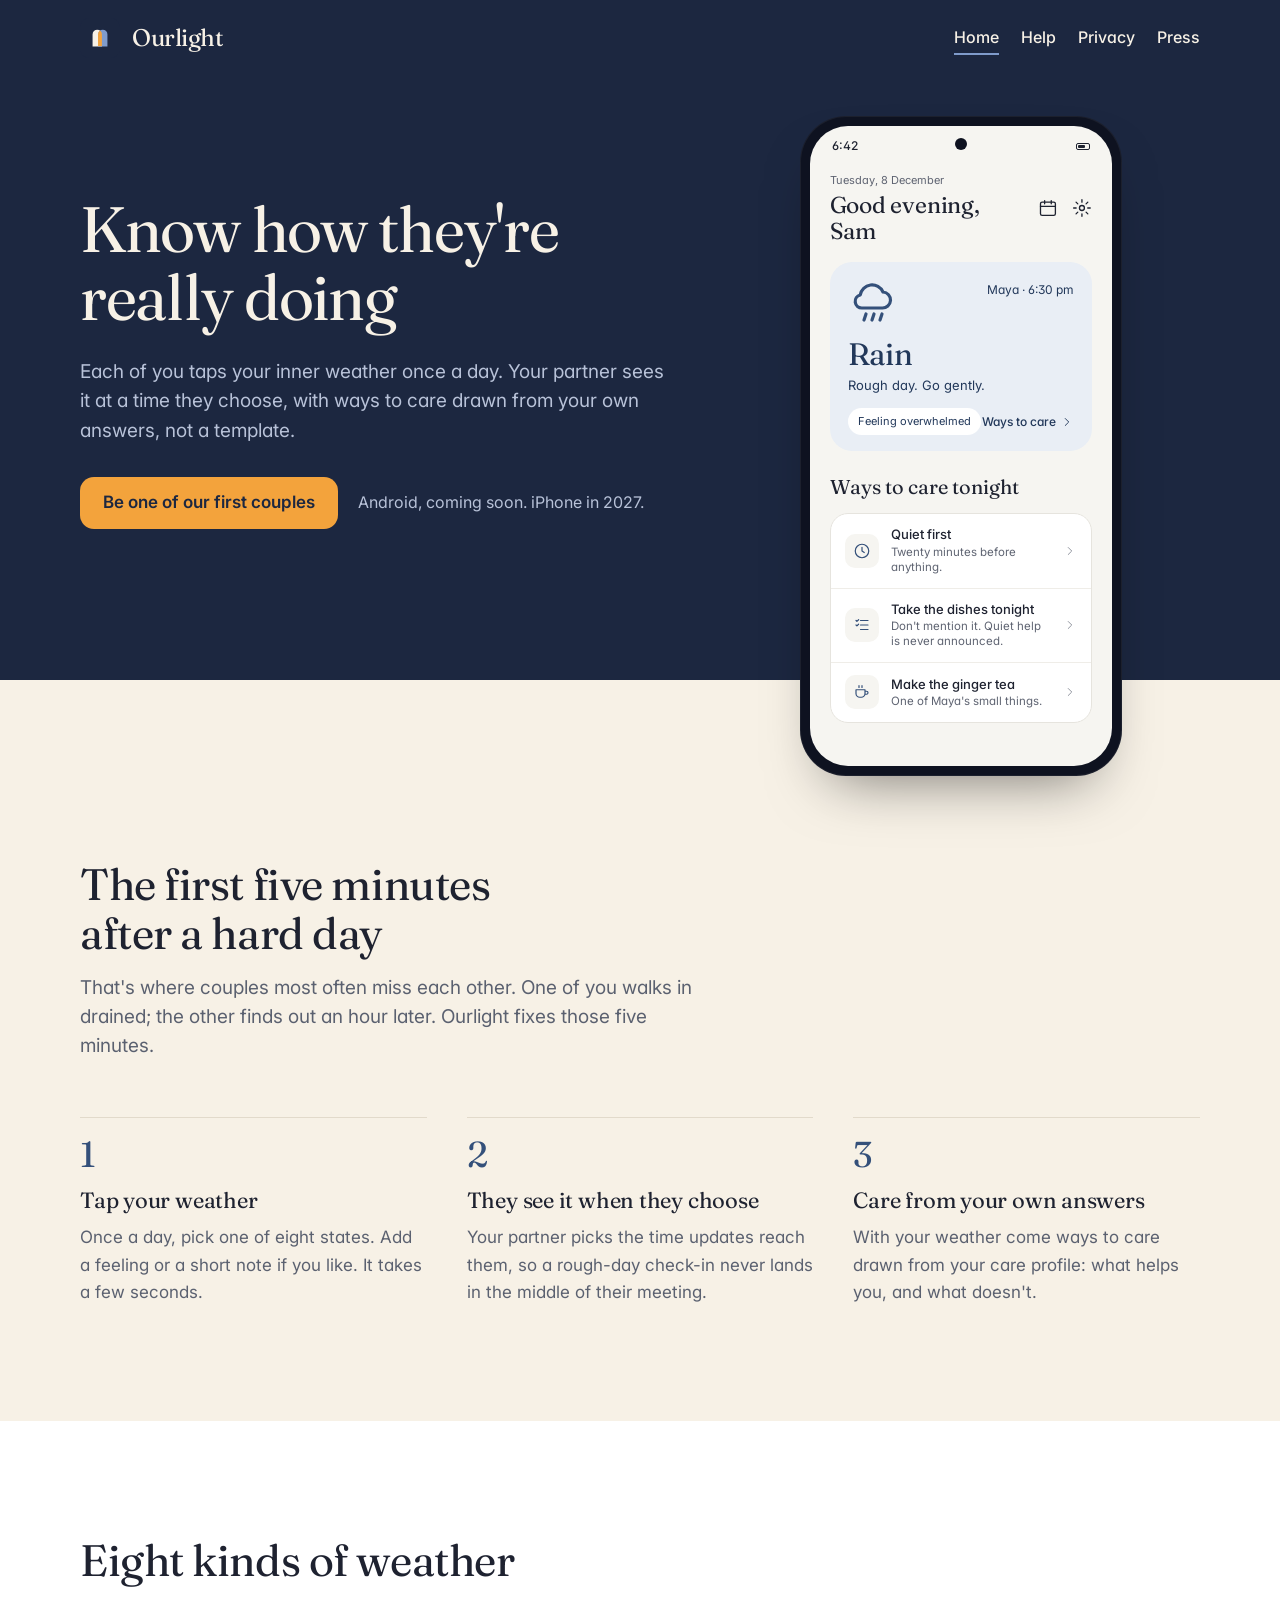
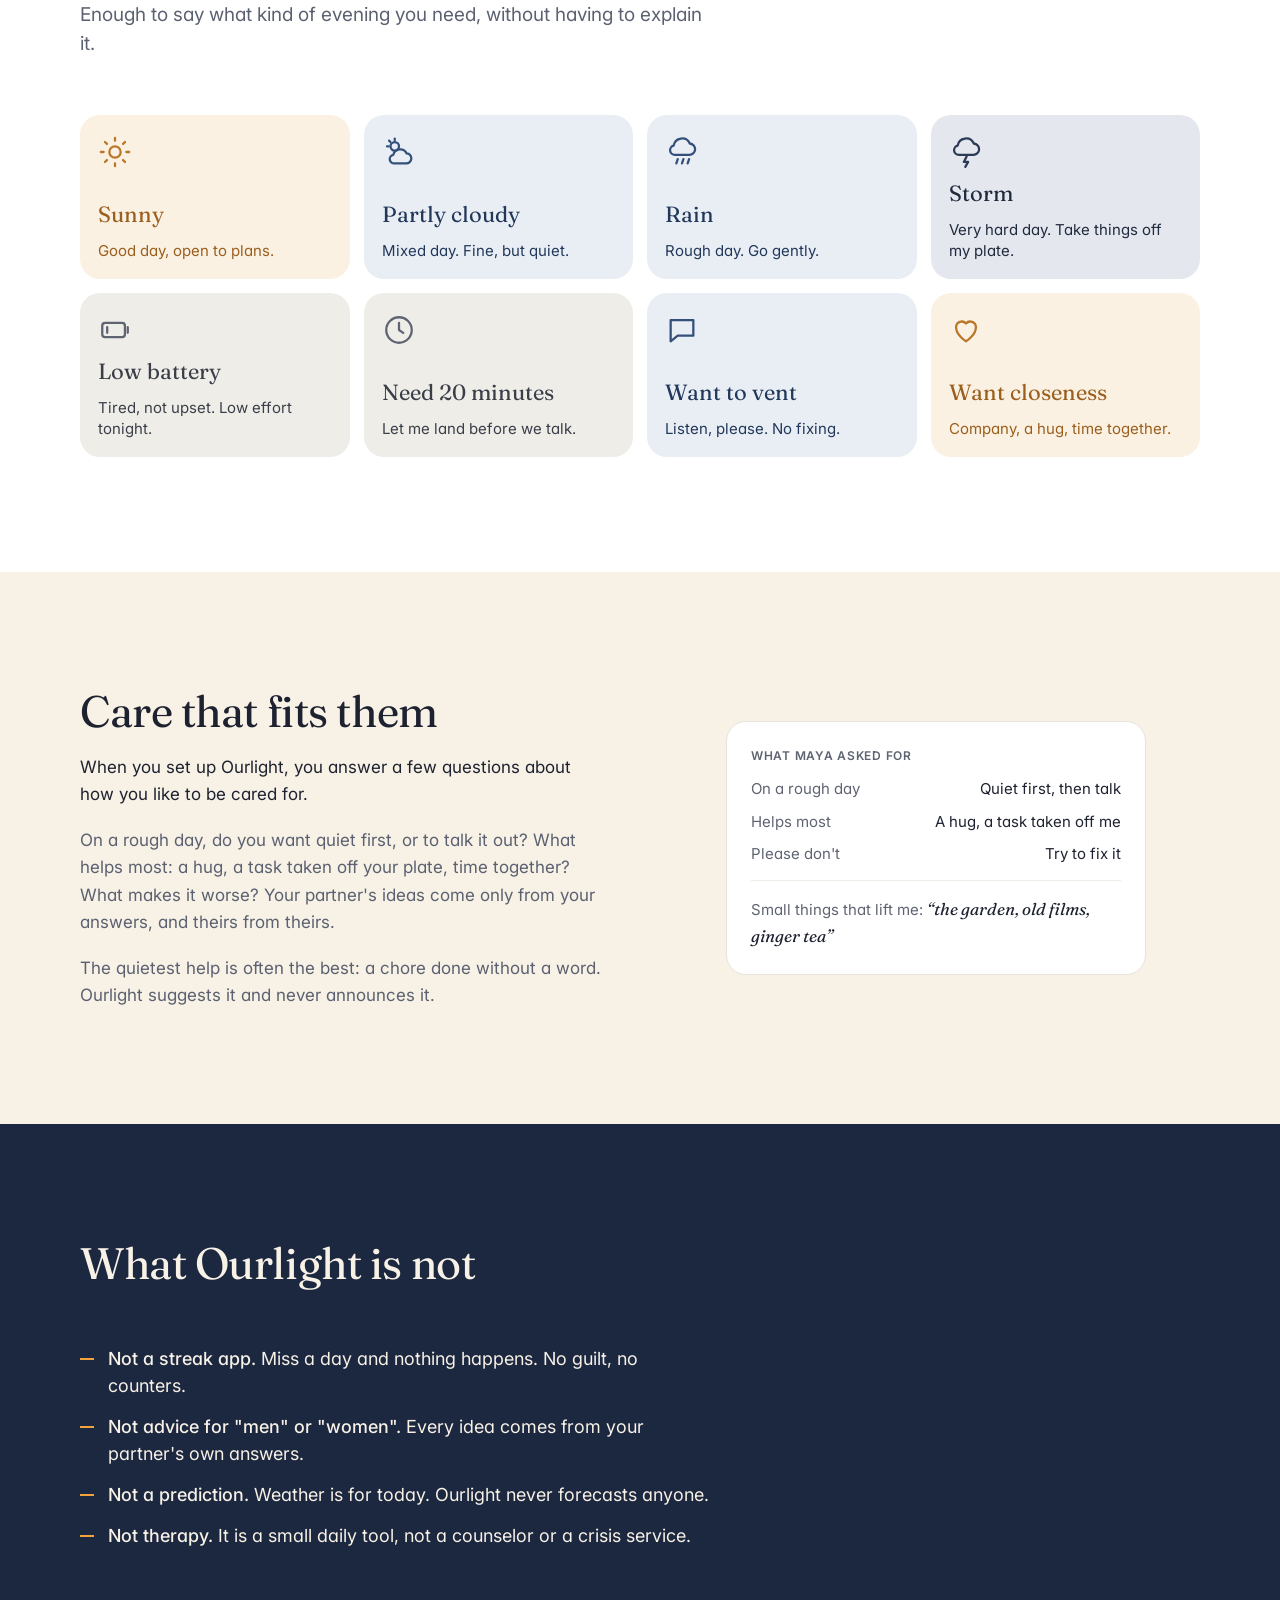
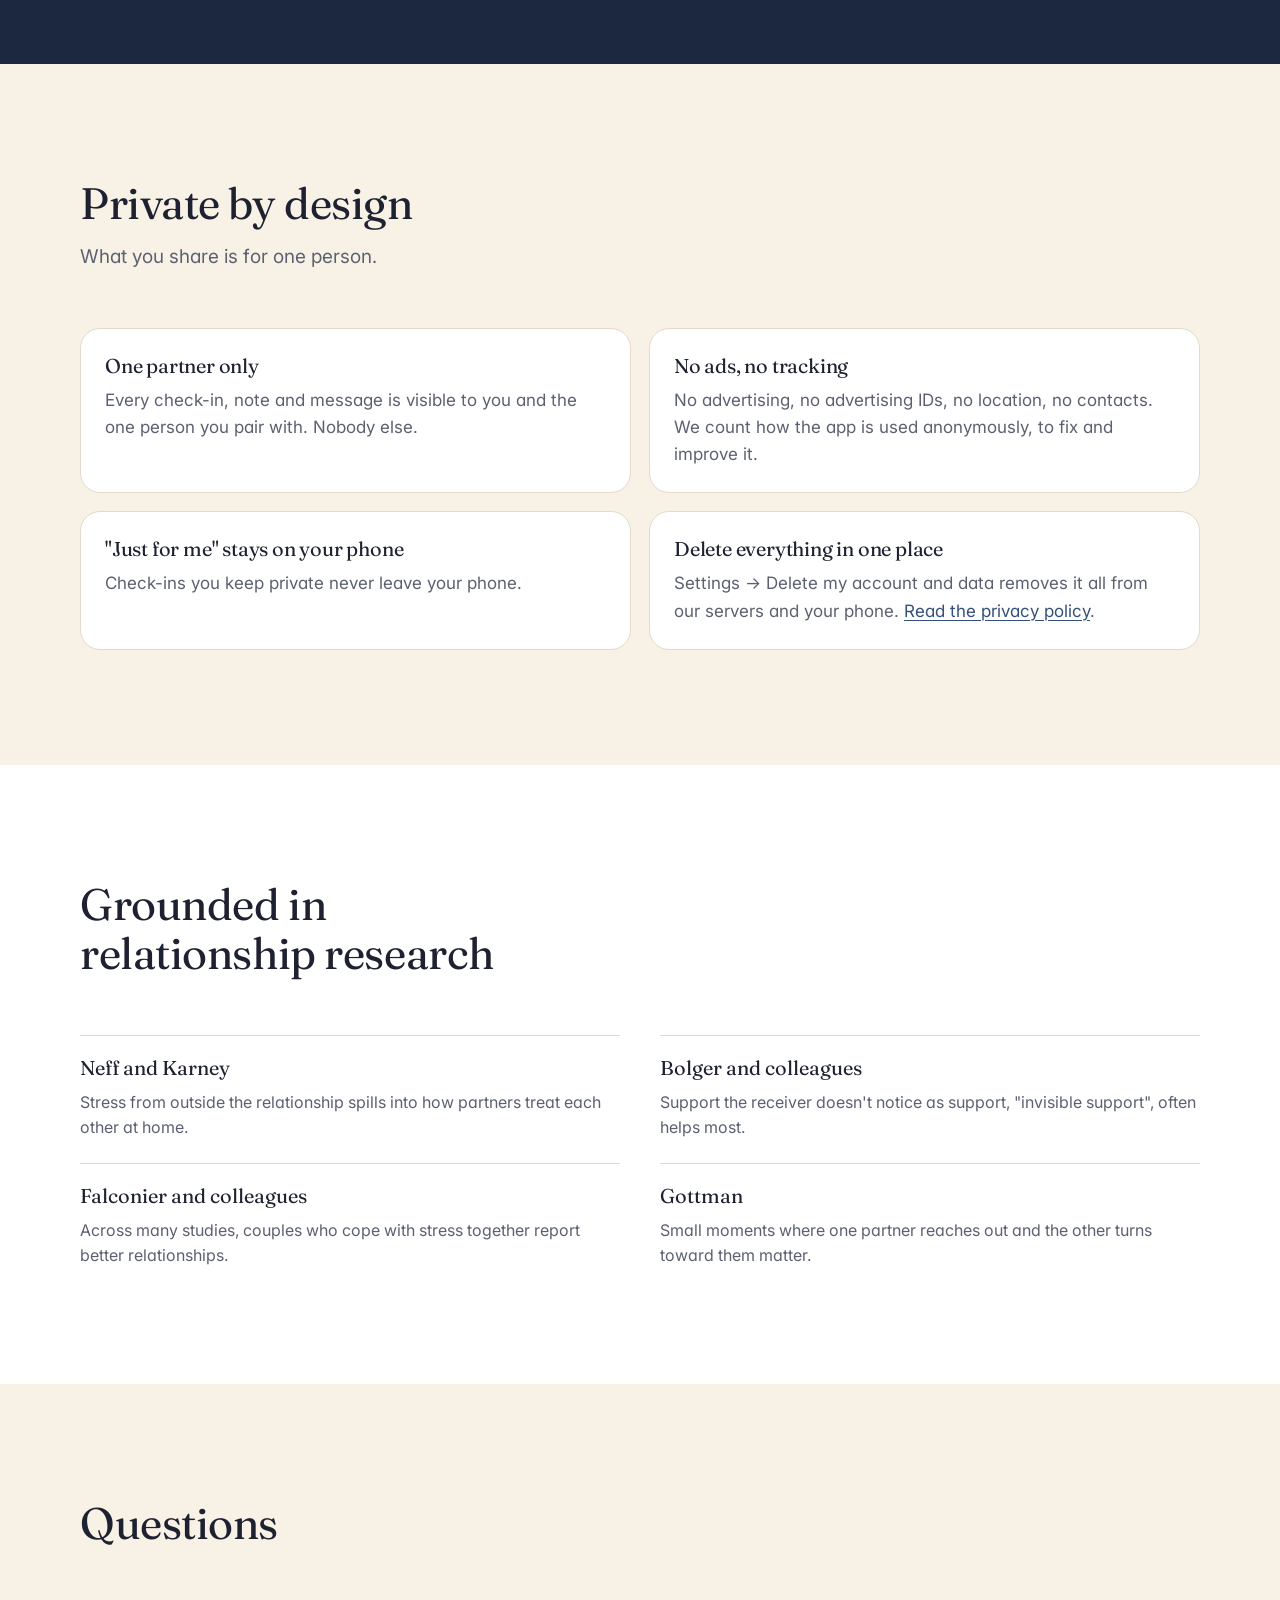
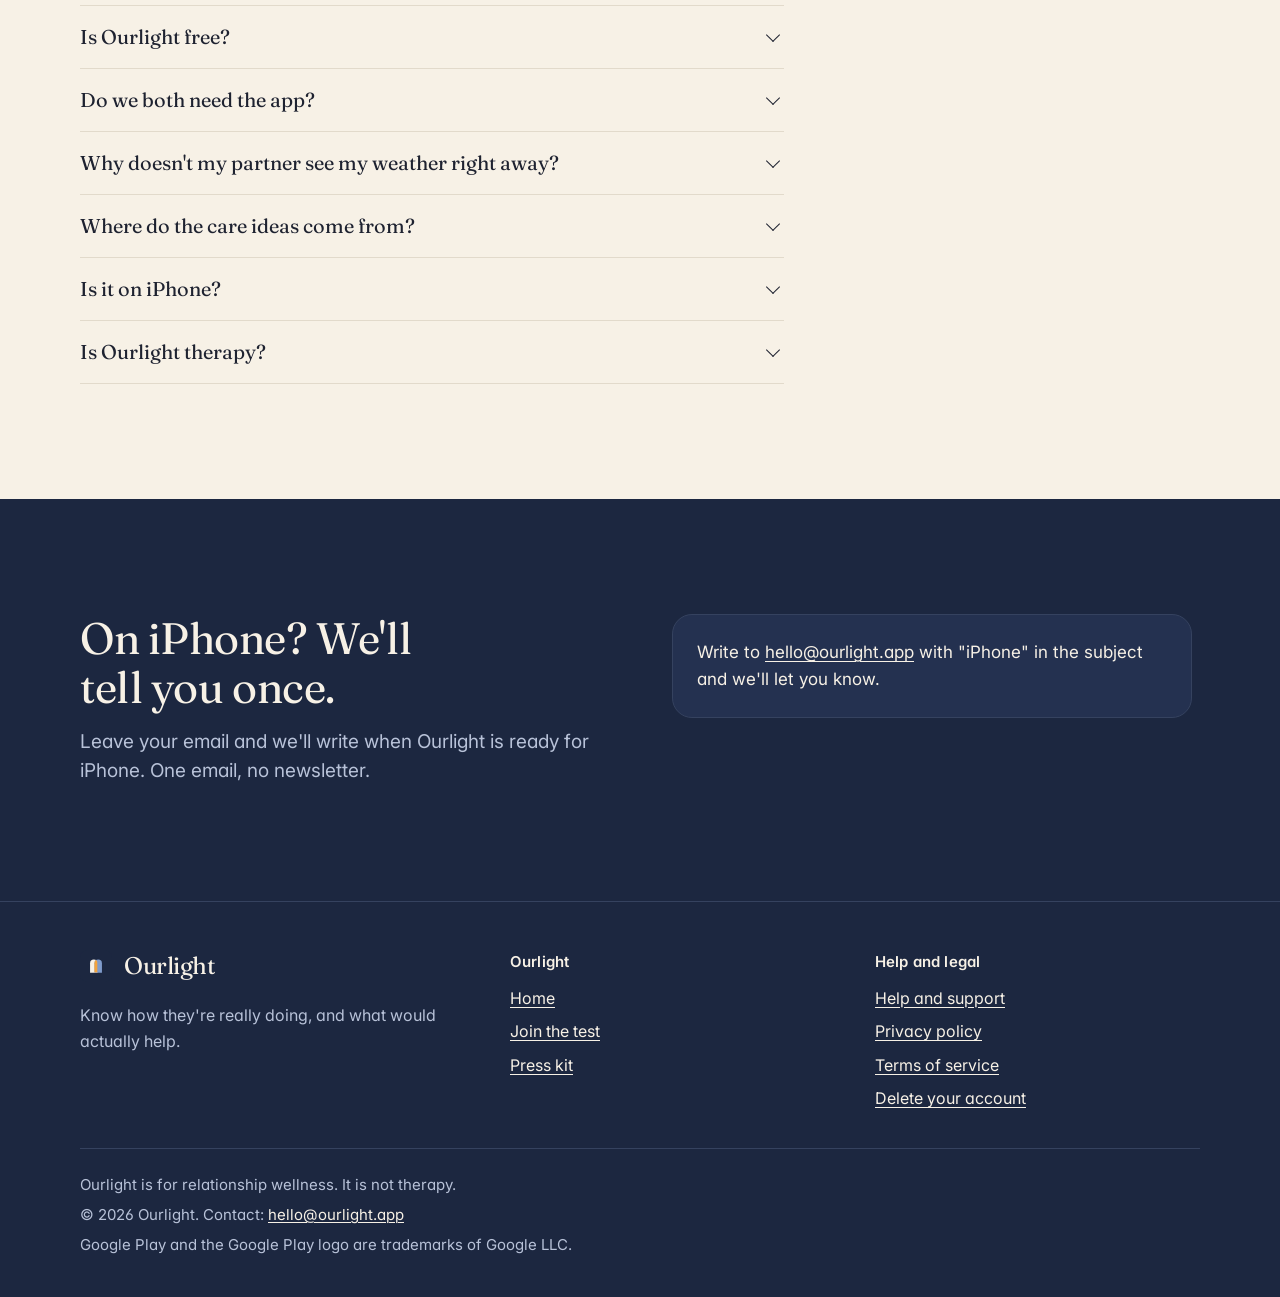
<file: index.html>
<!doctype html>
<html lang="en">
<head>
<meta charset="utf-8">
<meta name="viewport" content="width=device-width, initial-scale=1">
<title>Ourlight: Care for Couples</title>
<meta name="description" content="Know how your partner is really doing, and what would actually help. One tap a day. Care ideas from their own answers. No ads, no tracking.">
<link rel="canonical" href="https://ourlight.app/">
<meta name="theme-color" content="#1C2740">
<meta property="og:type" content="website">
<meta property="og:site_name" content="Ourlight">
<meta property="og:title" content="Ourlight: Care for Couples">
<meta property="og:description" content="Know how your partner is really doing, and what would actually help. One tap a day. Care ideas from their own answers. No ads, no tracking.">
<meta property="og:url" content="https://ourlight.app/">
<meta property="og:image" content="https://ourlight.app/assets/og/default.png">
<meta name="twitter:card" content="summary_large_image">
<meta name="p:domain_verify" content="3c52b616b5b9eb70b6d11464ff67fe67"/>
<link rel="icon" href="/favicon.png">
<link rel="apple-touch-icon" href="/apple-touch-icon.png">
<link rel="preconnect" href="https://fonts.googleapis.com">
<link rel="preconnect" href="https://fonts.gstatic.com" crossorigin>
<link rel="stylesheet" href="https://fonts.googleapis.com/css2?family=Fraunces:ital,opsz,wght@0,9..144,400;1,9..144,400&family=Inter:wght@400;500;600&display=swap">
<link rel="stylesheet" href="/assets/site.css">
</head>
<body>
<a class="skip-link" href="#main">Skip to content</a>
<header class="site-header on-navy" style="background:var(--navy)"><div class="wrap">
<a class="brand" href="/" aria-label="Ourlight home"><svg class="mark" viewBox="0 0 1024 1024" aria-hidden="true"><rect width="1024" height="1024" fill="#1C2740"/><defs><clipPath id="m1"><path d="M322 730 V420 A120 120 0 0 1 562 420 V730 Z"/></clipPath></defs><path d="M322 730 V420 A120 120 0 0 1 562 420 V730 Z" fill="#F7F1E6"/><path d="M462 730 V420 A120 120 0 0 1 702 420 V730 Z" fill="#7F9BCB"/><path d="M462 730 V420 A120 120 0 0 1 702 420 V730 Z" fill="#F3A33C" clip-path="url(#m1)"/></svg><span class="word">Ourlight</span></a>
<nav aria-label="Main"><ul class="nav"><li><a href="/" aria-current="page">Home</a></li><li><a href="/support">Help</a></li><li><a href="/privacy">Privacy</a></li><li><a href="/press">Press</a></li></ul></nav>
</div></header>
<main id="main">
<section class="hero"><div class="wrap grid">
<div class="hero-copy">
<h1>Know how they're really doing</h1>
<p class="lede">Each of you taps your inner weather once a day. Your partner sees it at a time they choose, with ways to care drawn from your own answers, not a template.</p>
<div class="hero-actions">
<a class="btn btn-amber" href="/testers">Be one of our first couples</a>
<p class="hero-note">Android, coming soon. iPhone in 2027.</p>
</div>
</div>
<div class="hero-phone"><div class="phone" role="img" aria-label="The Ourlight home screen showing Maya's weather: Rain, rough day, go gently, with three ways to care tonight">
<div class="screen">
<div class="status"><span>6:42</span><span class="cam"></span><span class="sig"><i></i></span></div>
<div class="content">
<div class="top"><div><p class="date">Tuesday, 8 December</p><p class="greet">Good evening, Sam</p></div><div class="icons"><svg viewBox="0 0 24 24" fill="none" stroke="currentColor" stroke-width="1.6" stroke-linecap="round" stroke-linejoin="round" aria-hidden="true"><rect x="3" y="5" width="18" height="16" rx="2"/><path d="M3 10h18M8 3v4M16 3v4"/></svg><svg viewBox="0 0 24 24" fill="none" stroke="currentColor" stroke-width="1.6" stroke-linecap="round" stroke-linejoin="round" aria-hidden="true"><circle cx="12" cy="12" r="3"/><path d="M12 2v3M12 19v3M4.9 4.9l2.1 2.1M17 17l2.1 2.1M2 12h3M19 12h3M4.9 19.1L7 17M17 7l2.1-2.1"/></svg></div></div>
<div class="wcard">
<div class="row"><svg class="big" viewBox="0 0 24 24" fill="none" stroke="currentColor" stroke-width="1.6" stroke-linecap="round" stroke-linejoin="round" aria-hidden="true"><path d="M7 14h10a4 4 0 0 0 .5-8 6 6 0 0 0-11.4 1.5A3.3 3.3 0 0 0 7 14z"/><path d="M9 17l-1 3M13 17l-1 3M17 17l-1 3"/></svg><span class="who">Maya &middot; 6:30 pm</span></div>
<div><div class="label">Rain</div><div class="meaning">Rough day. Go gently.</div></div>
<div class="foot"><span class="pill">Feeling overwhelmed</span><span class="ways">Ways to care <svg viewBox="0 0 24 24" fill="none" stroke="currentColor" stroke-width="1.6" stroke-linecap="round" stroke-linejoin="round" aria-hidden="true"><path d="M9 6l6 6-6 6"/></svg></span></div>
</div>
<h4>Ways to care tonight</h4>
<div class="list">
<div class="idea"><span class="tile"><svg viewBox="0 0 24 24" fill="none" stroke="currentColor" stroke-width="1.6" stroke-linecap="round" stroke-linejoin="round" aria-hidden="true"><circle cx="12" cy="12" r="9"/><path d="M12 7v5l3 2"/></svg></span><div><div class="t">Quiet first</div><div class="d">Twenty minutes before anything.</div></div><svg class="chev" viewBox="0 0 24 24" fill="none" stroke="currentColor" stroke-width="1.6" stroke-linecap="round" stroke-linejoin="round" aria-hidden="true"><path d="M9 6l6 6-6 6"/></svg></div>
<div class="idea"><span class="tile"><svg viewBox="0 0 24 24" fill="none" stroke="currentColor" stroke-width="1.6" stroke-linecap="round" stroke-linejoin="round" aria-hidden="true"><path d="M10 6h10M10 12h10M10 18h10M4 6l1.2 1.2L7.5 5M4 12l1.2 1.2L7.5 11"/></svg></span><div><div class="t">Take the dishes tonight</div><div class="d">Don't mention it. Quiet help is never announced.</div></div><svg class="chev" viewBox="0 0 24 24" fill="none" stroke="currentColor" stroke-width="1.6" stroke-linecap="round" stroke-linejoin="round" aria-hidden="true"><path d="M9 6l6 6-6 6"/></svg></div>
<div class="idea"><span class="tile"><svg viewBox="0 0 24 24" fill="none" stroke="currentColor" stroke-width="1.6" stroke-linecap="round" stroke-linejoin="round" aria-hidden="true"><path d="M4 9h12v5a5 5 0 0 1-5 5H9a5 5 0 0 1-5-5zM16 11h2a2 2 0 0 1 0 4h-2M8 3.5v2.5M12 3.5v2.5"/></svg></span><div><div class="t">Make the ginger tea</div><div class="d">One of Maya's small things.</div></div><svg class="chev" viewBox="0 0 24 24" fill="none" stroke="currentColor" stroke-width="1.6" stroke-linecap="round" stroke-linejoin="round" aria-hidden="true"><path d="M9 6l6 6-6 6"/></svg></div>
</div>
</div></div></div></div>
</div></section>

<section class="section index-first"><div class="wrap">
<div class="section-head"><h2>The first five minutes after a hard day</h2><p class="lede">That's where couples most often miss each other. One of you walks in drained; the other finds out an hour later. Ourlight fixes those five minutes.</p></div>
<ol class="steps" style="list-style:none;padding:0;margin:0">
<li class="step"><h3>Tap your weather</h3><p>Once a day, pick one of eight states. Add a feeling or a short note if you like. It takes a few seconds.</p></li>
<li class="step"><h3>They see it when they choose</h3><p>Your partner picks the time updates reach them, so a rough-day check-in never lands in the middle of their meeting.</p></li>
<li class="step"><h3>Care from your own answers</h3><p>With your weather come ways to care drawn from your care profile: what helps you, and what doesn't.</p></li>
</ol>
</div></section>

<section class="section band"><div class="wrap">
<div class="section-head"><h2>Eight kinds of weather</h2><p class="lede">Enough to say what kind of evening you need, without having to explain it.</p></div>
<ul class="states"><li class="state sunny"><svg class="wi" viewBox="0 0 24 24" fill="none" stroke="currentColor" stroke-width="1.6" stroke-linecap="round" stroke-linejoin="round" aria-hidden="true"><circle cx="12" cy="12" r="4"/><path d="M12 2v2M12 20v2M4.9 4.9l1.4 1.4M17.7 17.7l1.4 1.4M2 12h2M20 12h2M4.9 19.1l1.4-1.4M17.7 6.3l1.4-1.4"/></svg><span class="label">Sunny</span><p class="meaning">Good day, open to plans.</p></li><li class="state partly"><svg class="wi" viewBox="0 0 24 24" fill="none" stroke="currentColor" stroke-width="1.6" stroke-linecap="round" stroke-linejoin="round" aria-hidden="true"><circle cx="9" cy="8" r="3"/><path d="M9 2.5v1.2M3.5 8h1.2M5 4l.9.9"/><path d="M9 20h8a3.5 3.5 0 0 0 .4-7 5 5 0 0 0-9.4 1A3 3 0 0 0 9 20z"/></svg><span class="label">Partly cloudy</span><p class="meaning">Mixed day. Fine, but quiet.</p></li><li class="state rain"><svg class="wi" viewBox="0 0 24 24" fill="none" stroke="currentColor" stroke-width="1.6" stroke-linecap="round" stroke-linejoin="round" aria-hidden="true"><path d="M7 14h10a4 4 0 0 0 .5-8 6 6 0 0 0-11.4 1.5A3.3 3.3 0 0 0 7 14z"/><path d="M9 17l-1 3M13 17l-1 3M17 17l-1 3"/></svg><span class="label">Rain</span><p class="meaning">Rough day. Go gently.</p></li><li class="state storm"><svg class="wi" viewBox="0 0 24 24" fill="none" stroke="currentColor" stroke-width="1.6" stroke-linecap="round" stroke-linejoin="round" aria-hidden="true"><path d="M7 14h10a4 4 0 0 0 .5-8 6 6 0 0 0-11.4 1.5A3.3 3.3 0 0 0 7 14z"/><path d="M12.5 15l-2 4h3l-2 3.5"/></svg><span class="label">Storm</span><p class="meaning">Very hard day. Take things off my plate.</p></li><li class="state battery"><svg class="wi" viewBox="0 0 24 24" fill="none" stroke="currentColor" stroke-width="1.6" stroke-linecap="round" stroke-linejoin="round" aria-hidden="true"><rect x="3" y="7" width="16" height="10" rx="2"/><path d="M21 10v4M6.5 10v4"/></svg><span class="label">Low battery</span><p class="meaning">Tired, not upset. Low effort tonight.</p></li><li class="state space"><svg class="wi" viewBox="0 0 24 24" fill="none" stroke="currentColor" stroke-width="1.6" stroke-linecap="round" stroke-linejoin="round" aria-hidden="true"><circle cx="12" cy="12" r="9"/><path d="M12 12l3 2M12 12V7"/></svg><span class="label">Need 20 minutes</span><p class="meaning">Let me land before we talk.</p></li><li class="state vent"><svg class="wi" viewBox="0 0 24 24" fill="none" stroke="currentColor" stroke-width="1.6" stroke-linecap="round" stroke-linejoin="round" aria-hidden="true"><path d="M4 5h16v11H9l-5 4z"/></svg><span class="label">Want to vent</span><p class="meaning">Listen, please. No fixing.</p></li><li class="state closeness"><svg class="wi" viewBox="0 0 24 24" fill="none" stroke="currentColor" stroke-width="1.6" stroke-linecap="round" stroke-linejoin="round" aria-hidden="true"><path d="M12 20s-7-4.4-7-10a4 4 0 0 1 7-2.6A4 4 0 0 1 19 10c0 5.6-7 10-7 10z"/></svg><span class="label">Want closeness</span><p class="meaning">Company, a hug, time together.</p></li></ul>
</div></section>

<section class="section"><div class="wrap split">
<div class="text">
<h2>Care that fits them</h2>
<p class="strong" style="margin-top:18px">When you set up Ourlight, you answer a few questions about how you like to be cared for.</p>
<p>On a rough day, do you want quiet first, or to talk it out? What helps most: a hug, a task taken off your plate, time together? What makes it worse? Your partner's ideas come only from your answers, and theirs from theirs.</p>
<p>The quietest help is often the best: a chore done without a word. Ourlight suggests it and never announces it.</p>
</div>
<div class="profile-card" aria-label="Example care profile">
<div class="eyebrow">What Maya asked for</div>
<dl>
<div class="r"><dt>On a rough day</dt><dd>Quiet first, then talk</dd></div>
<div class="r"><dt>Helps most</dt><dd>A hug, a task taken off me</dd></div>
<div class="r"><dt>Please don't</dt><dd>Try to fix it</dd></div>
</dl>
<div class="lift">Small things that lift me: <q>the garden, old films, ginger tea</q></div>
</div>
</div></section>

<section class="section band-navy"><div class="wrap">
<div class="section-head"><h2>What Ourlight is not</h2></div>
<ul class="plain">
<li><b>Not a streak app.</b> Miss a day and nothing happens. No guilt, no counters.</li>
<li><b>Not advice for "men" or "women".</b> Every idea comes from your partner's own answers.</li>
<li><b>Not a prediction.</b> Weather is for today. Ourlight never forecasts anyone.</li>
<li><b>Not therapy.</b> It is a small daily tool, not a counselor or a crisis service.</li>
</ul>
</div></section>

<section class="section"><div class="wrap">
<div class="section-head"><h2>Private by design</h2><p class="lede">What you share is for one person.</p></div>
<div class="tiles">
<div class="tile-card"><h3>One partner only</h3><p>Every check-in, note and message is visible to you and the one person you pair with. Nobody else.</p></div>
<div class="tile-card"><h3>No ads, no tracking</h3><p>No advertising, no advertising IDs, no location, no contacts. We count how the app is used anonymously, to fix and improve it.</p></div>
<div class="tile-card"><h3>"Just for me" stays on your phone</h3><p>Check-ins you keep private never leave your phone.</p></div>
<div class="tile-card"><h3>Delete everything in one place</h3><p>Settings &rarr; Delete my account and data removes it all from our servers and your phone. <a href="/privacy">Read the privacy policy</a>.</p></div>
</div>
</div></section>

<section class="section band"><div class="wrap">
<div class="section-head"><h2>Grounded in relationship research</h2></div>
<ul class="cites">
<li><span class="who">Neff and Karney</span><p>Stress from outside the relationship spills into how partners treat each other at home.</p></li>
<li><span class="who">Bolger and colleagues</span><p>Support the receiver doesn't notice as support, "invisible support", often helps most.</p></li>
<li><span class="who">Falconier and colleagues</span><p>Across many studies, couples who cope with stress together report better relationships.</p></li>
<li><span class="who">Gottman</span><p>Small moments where one partner reaches out and the other turns toward them matter.</p></li>
</ul>
</div></section>

<section class="section"><div class="wrap">
<div class="section-head"><h2>Questions</h2></div>
<div class="faq"><details><summary>Is Ourlight free?</summary><div class="a"><p>Yes. The daily check-in, delivery at your chosen time and care ideas are free for both of you. A paid plan with extras will come later; the daily core stays free.</p></div></details><details><summary>Do we both need the app?</summary><div class="a"><p>Yes. Ourlight works between two people. One of you invites the other by email or with a six-character code, and the two phones pair.</p></div></details><details><summary>Why doesn't my partner see my weather right away?</summary><div class="a"><p>Each person chooses when updates reach them, so a hard-day check-in doesn't land in the middle of their meeting. They see it at the time they set, ready to respond.</p></div></details><details><summary>Where do the care ideas come from?</summary><div class="a"><p>From your partner's own answers: how they like to be cared for on a rough day, what helps and what doesn't. Nothing is based on gender, and nothing is a prediction.</p></div></details><details><summary>Is it on iPhone?</summary><div class="a"><p>Not yet. Ourlight is on Android first. Leave your email below and we will tell you once when the iPhone version is ready.</p></div></details><details><summary>Is Ourlight therapy?</summary><div class="a"><p>No. It is a small daily tool for couples. If you feel unsafe or are in crisis, contact local emergency services or a helpline in your country.</p></div></details></div>
</div></section>

<section class="section band-navy waitlist" id="waitlist"><div class="wrap">
<div><h2>On iPhone? We'll tell you once.</h2><p class="lede" style="margin-top:14px">Leave your email and we'll write when Ourlight is ready for iPhone. One email, no newsletter.</p></div>
<div>
<form class="form" id="waitlist-form" hidden novalidate>
<label for="wl-email">Email</label>
<div class="row"><input id="wl-email" name="email" type="email" autocomplete="email" required placeholder="you@example.com"><button class="btn btn-amber" type="submit">Notify me</button></div>
<div class="hp" aria-hidden="true"><input tabindex="-1" autocomplete="off" name="website"></div>
<p class="status" data-status role="status" aria-live="polite"></p>
</form>
<div class="panel" data-fallback><p>Write to <a data-email="iPhone" href="mailto:hello@ourlight.app?subject=iPhone">hello@ourlight.app</a> with "iPhone" in the subject and we'll let you know.</p></div>
</div>
</div></section>
</main>
<script type="application/ld+json">{"@context":"https://schema.org","@type":"SoftwareApplication","name":"Ourlight","applicationCategory":"LifestyleApplication","operatingSystem":"Android","url":"https://ourlight.app","offers":{"@type":"Offer","price":"0","priceCurrency":"USD"},"description":"A couples app: each partner taps their daily inner weather; the other sees it at a chosen time, with care ideas from their own answers."}</script>
<footer class="site-footer"><div class="wrap">
<div class="cols">
<div><a class="brand" href="/" aria-label="Ourlight home"><svg class="mark sm" viewBox="0 0 1024 1024" aria-hidden="true"><rect width="1024" height="1024" fill="#1C2740"/><defs><clipPath id="m2"><path d="M322 730 V420 A120 120 0 0 1 562 420 V730 Z"/></clipPath></defs><path d="M322 730 V420 A120 120 0 0 1 562 420 V730 Z" fill="#F7F1E6"/><path d="M462 730 V420 A120 120 0 0 1 702 420 V730 Z" fill="#7F9BCB"/><path d="M462 730 V420 A120 120 0 0 1 702 420 V730 Z" fill="#F3A33C" clip-path="url(#m2)"/></svg><span class="word">Ourlight</span></a>
<p style="margin-top:14px">Know how they're really doing, and what would actually help.</p></div>
<div><h4>Ourlight</h4><ul><li><a href="/">Home</a></li><li><a href="/testers">Join the test</a></li><li><a href="/press">Press kit</a></li></ul></div>
<div><h4>Help and legal</h4><ul><li><a href="/support">Help and support</a></li><li><a href="/privacy">Privacy policy</a></li><li><a href="/terms">Terms of service</a></li><li><a href="/delete-account">Delete your account</a></li></ul></div>
</div>
<div class="legal">
<p>Ourlight is for relationship wellness. It is not therapy.</p>
<p>&copy; 2026 Ourlight. Contact: <a data-email="" href="mailto:hello@ourlight.app">hello@ourlight.app</a></p>
<p>Google Play and the Google Play logo are trademarks of Google LLC.</p>
</div>
</div></footer>
<script src="/assets/site.js" defer></script>
</body>
</html>
</file>
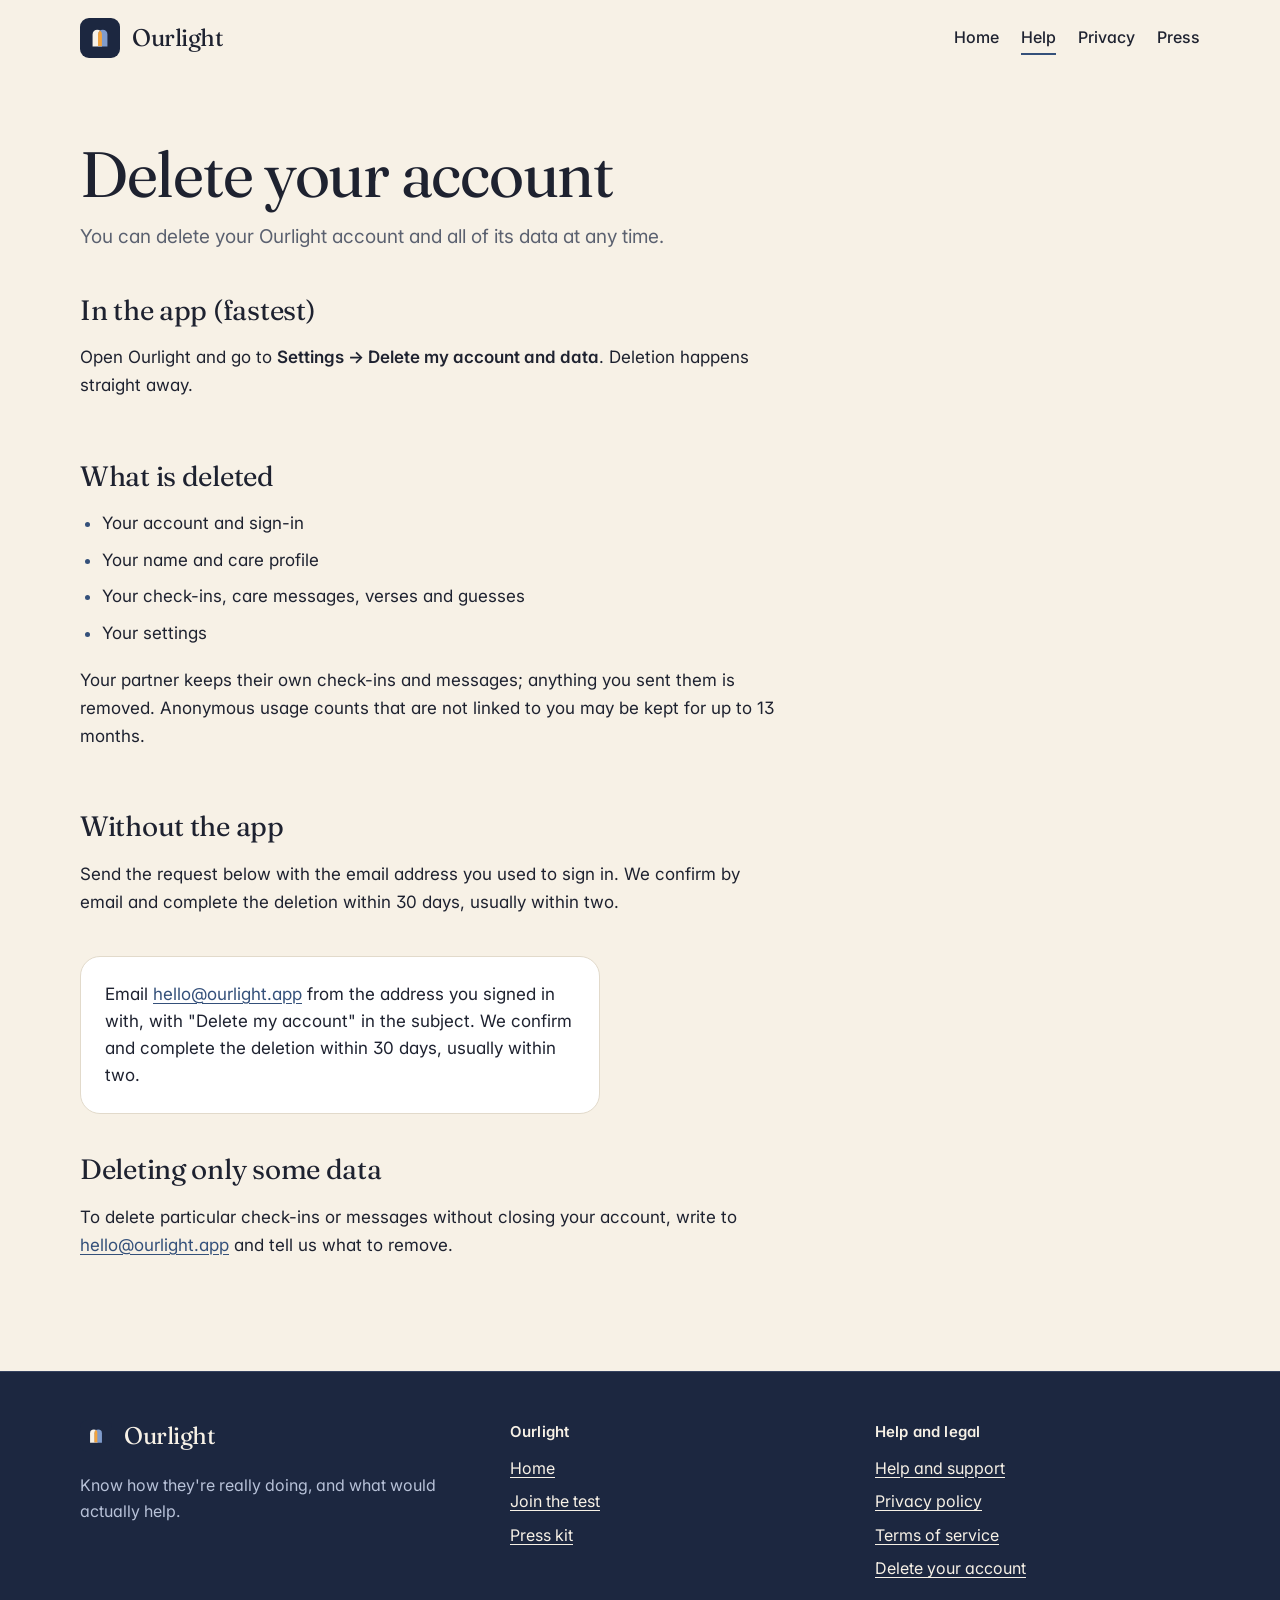
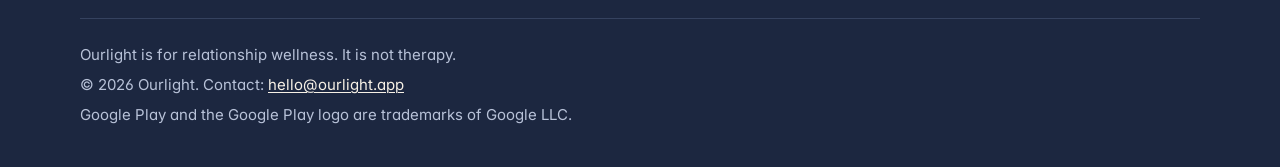
<file: delete-account.html>
<!doctype html>
<html lang="en">
<head>
<meta charset="utf-8">
<meta name="viewport" content="width=device-width, initial-scale=1">
<title>Delete your account · Ourlight</title>
<meta name="description" content="How to delete your Ourlight account and data, in the app or from this page.">
<link rel="canonical" href="https://ourlight.app/delete-account">
<meta name="theme-color" content="#1C2740">
<meta property="og:type" content="website">
<meta property="og:site_name" content="Ourlight">
<meta property="og:title" content="Delete your account · Ourlight">
<meta property="og:description" content="How to delete your Ourlight account and data, in the app or from this page.">
<meta property="og:url" content="https://ourlight.app/delete-account">
<meta property="og:image" content="https://ourlight.app/assets/og/default.png">
<meta name="twitter:card" content="summary_large_image">
<meta name="p:domain_verify" content="3c52b616b5b9eb70b6d11464ff67fe67"/>
<link rel="icon" href="/favicon.png">
<link rel="apple-touch-icon" href="/apple-touch-icon.png">
<link rel="preconnect" href="https://fonts.googleapis.com">
<link rel="preconnect" href="https://fonts.gstatic.com" crossorigin>
<link rel="stylesheet" href="https://fonts.googleapis.com/css2?family=Fraunces:ital,opsz,wght@0,9..144,400;1,9..144,400&family=Inter:wght@400;500;600&display=swap">
<link rel="stylesheet" href="/assets/site.css">
</head>
<body>
<a class="skip-link" href="#main">Skip to content</a>
<header class="site-header"><div class="wrap">
<a class="brand" href="/" aria-label="Ourlight home"><svg class="mark" viewBox="0 0 1024 1024" aria-hidden="true"><rect width="1024" height="1024" fill="#1C2740"/><defs><clipPath id="m9"><path d="M322 730 V420 A120 120 0 0 1 562 420 V730 Z"/></clipPath></defs><path d="M322 730 V420 A120 120 0 0 1 562 420 V730 Z" fill="#F7F1E6"/><path d="M462 730 V420 A120 120 0 0 1 702 420 V730 Z" fill="#7F9BCB"/><path d="M462 730 V420 A120 120 0 0 1 702 420 V730 Z" fill="#F3A33C" clip-path="url(#m9)"/></svg><span class="word">Ourlight</span></a>
<nav aria-label="Main"><ul class="nav"><li><a href="/">Home</a></li><li><a href="/support" aria-current="page">Help</a></li><li><a href="/privacy">Privacy</a></li><li><a href="/press">Press</a></li></ul></nav>
</div></header>
<main id="main" class="doc"><div class="wrap">
<div class="doc-head"><h1>Delete your account</h1><p class="lede" style="margin-top:14px">You can delete your Ourlight account and all of its data at any time.</p></div>
<div class="prose" style="margin-bottom:40px">
<h2 id="in-app">In the app (fastest)</h2>
<p>Open Ourlight and go to <strong>Settings &rarr; Delete my account and data</strong>. Deletion happens straight away.</p>
<h2 id="what">What is deleted</h2>
<ul><li>Your account and sign-in</li><li>Your name and care profile</li><li>Your check-ins, care messages, verses and guesses</li><li>Your settings</li></ul>
<p>Your partner keeps their own check-ins and messages; anything you sent them is removed. Anonymous usage counts that are not linked to you may be kept for up to 13 months.</p>
<h2 id="web">Without the app</h2>
<p>Send the request below with the email address you used to sign in. We confirm by email and complete the deletion within 30 days, usually within two.</p>
</div>
<form class="form" id="delete-form" hidden novalidate style="max-width:520px">
<label for="del-email">Email you signed in with</label>
<div class="field"><input id="del-email" name="email" type="email" autocomplete="email" required></div>
<label for="del-note">Anything we should know (optional)</label>
<div class="field"><textarea id="del-note" name="note" rows="3"></textarea></div>
<div class="hp" aria-hidden="true"><input tabindex="-1" autocomplete="off" name="website"></div>
<button class="btn btn-primary" type="submit">Request deletion</button>
<p class="status" data-status role="status" aria-live="polite"></p>
</form>
<div class="panel" data-fallback><p>Email <a data-email="Delete my account" href="mailto:hello@ourlight.app?subject=Delete%20my%20account">hello@ourlight.app</a> from the address you signed in with, with "Delete my account" in the subject. We confirm and complete the deletion within 30 days, usually within two.</p></div>
<div class="prose" style="margin-top:40px"><h2 id="partial">Deleting only some data</h2><p>To delete particular check-ins or messages without closing your account, write to <a data-email="Delete some data" href="mailto:hello@ourlight.app">hello@ourlight.app</a> and tell us what to remove.</p></div>
</div></main>
<footer class="site-footer"><div class="wrap">
<div class="cols">
<div><a class="brand" href="/" aria-label="Ourlight home"><svg class="mark sm" viewBox="0 0 1024 1024" aria-hidden="true"><rect width="1024" height="1024" fill="#1C2740"/><defs><clipPath id="m10"><path d="M322 730 V420 A120 120 0 0 1 562 420 V730 Z"/></clipPath></defs><path d="M322 730 V420 A120 120 0 0 1 562 420 V730 Z" fill="#F7F1E6"/><path d="M462 730 V420 A120 120 0 0 1 702 420 V730 Z" fill="#7F9BCB"/><path d="M462 730 V420 A120 120 0 0 1 702 420 V730 Z" fill="#F3A33C" clip-path="url(#m10)"/></svg><span class="word">Ourlight</span></a>
<p style="margin-top:14px">Know how they're really doing, and what would actually help.</p></div>
<div><h4>Ourlight</h4><ul><li><a href="/">Home</a></li><li><a href="/testers">Join the test</a></li><li><a href="/press">Press kit</a></li></ul></div>
<div><h4>Help and legal</h4><ul><li><a href="/support">Help and support</a></li><li><a href="/privacy">Privacy policy</a></li><li><a href="/terms">Terms of service</a></li><li><a href="/delete-account">Delete your account</a></li></ul></div>
</div>
<div class="legal">
<p>Ourlight is for relationship wellness. It is not therapy.</p>
<p>&copy; 2026 Ourlight. Contact: <a data-email="" href="mailto:hello@ourlight.app">hello@ourlight.app</a></p>
<p>Google Play and the Google Play logo are trademarks of Google LLC.</p>
</div>
</div></footer>
<script src="/assets/site.js" defer></script>
</body>
</html>
</file>
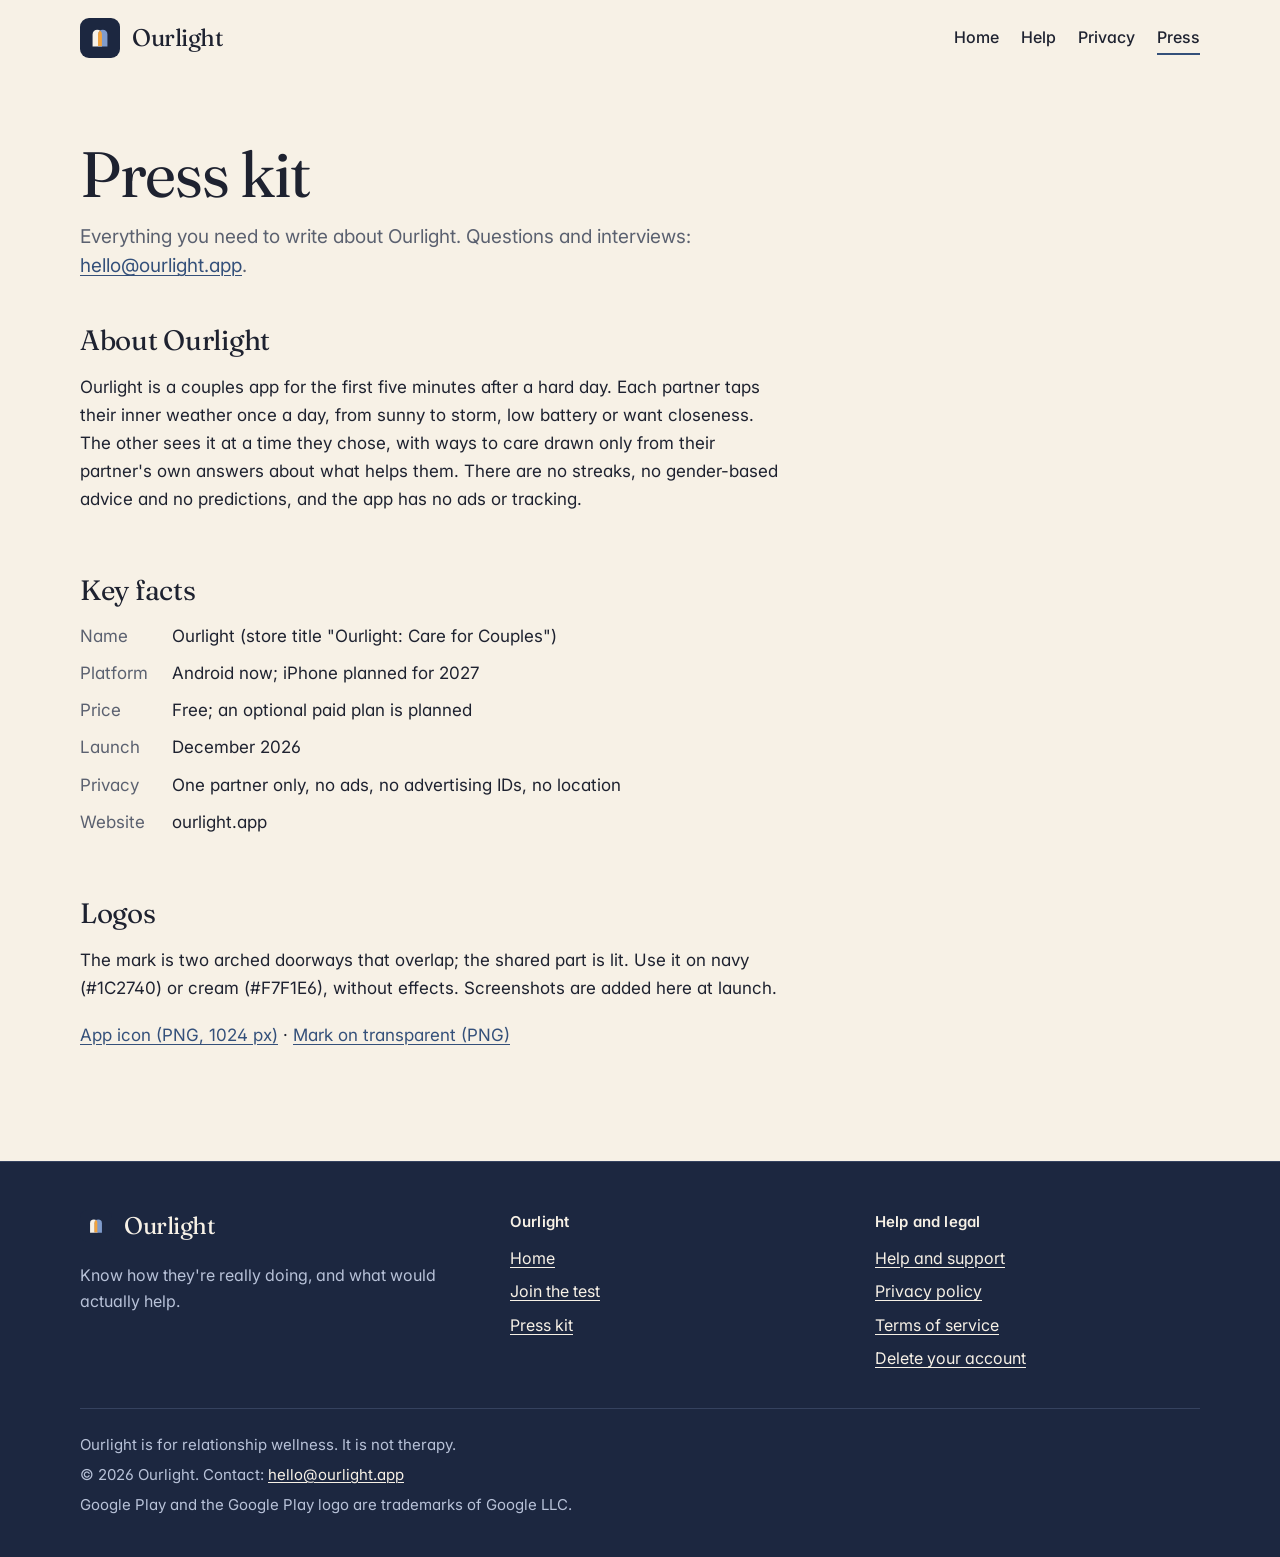
<file: press.html>
<!doctype html>
<html lang="en">
<head>
<meta charset="utf-8">
<meta name="viewport" content="width=device-width, initial-scale=1">
<title>Press kit · Ourlight</title>
<meta name="description" content="Ourlight press kit: what it is, key facts, logos and contact.">
<link rel="canonical" href="https://ourlight.app/press">
<meta name="theme-color" content="#1C2740">
<meta property="og:type" content="website">
<meta property="og:site_name" content="Ourlight">
<meta property="og:title" content="Press kit · Ourlight">
<meta property="og:description" content="Ourlight press kit: what it is, key facts, logos and contact.">
<meta property="og:url" content="https://ourlight.app/press">
<meta property="og:image" content="https://ourlight.app/assets/og/default.png">
<meta name="twitter:card" content="summary_large_image">
<meta name="p:domain_verify" content="3c52b616b5b9eb70b6d11464ff67fe67"/>
<link rel="icon" href="/favicon.png">
<link rel="apple-touch-icon" href="/apple-touch-icon.png">
<link rel="preconnect" href="https://fonts.googleapis.com">
<link rel="preconnect" href="https://fonts.gstatic.com" crossorigin>
<link rel="stylesheet" href="https://fonts.googleapis.com/css2?family=Fraunces:ital,opsz,wght@0,9..144,400;1,9..144,400&family=Inter:wght@400;500;600&display=swap">
<link rel="stylesheet" href="/assets/site.css">
</head>
<body>
<a class="skip-link" href="#main">Skip to content</a>
<header class="site-header"><div class="wrap">
<a class="brand" href="/" aria-label="Ourlight home"><svg class="mark" viewBox="0 0 1024 1024" aria-hidden="true"><rect width="1024" height="1024" fill="#1C2740"/><defs><clipPath id="m13"><path d="M322 730 V420 A120 120 0 0 1 562 420 V730 Z"/></clipPath></defs><path d="M322 730 V420 A120 120 0 0 1 562 420 V730 Z" fill="#F7F1E6"/><path d="M462 730 V420 A120 120 0 0 1 702 420 V730 Z" fill="#7F9BCB"/><path d="M462 730 V420 A120 120 0 0 1 702 420 V730 Z" fill="#F3A33C" clip-path="url(#m13)"/></svg><span class="word">Ourlight</span></a>
<nav aria-label="Main"><ul class="nav"><li><a href="/">Home</a></li><li><a href="/support">Help</a></li><li><a href="/privacy">Privacy</a></li><li><a href="/press" aria-current="page">Press</a></li></ul></nav>
</div></header>
<main id="main" class="doc"><div class="wrap">
<div class="doc-head"><h1>Press kit</h1><p class="lede" style="margin-top:14px">Everything you need to write about Ourlight. Questions and interviews: <a data-email="Press" href="mailto:hello@ourlight.app?subject=Press">hello@ourlight.app</a>.</p></div>
<div class="prose">
<h2 id="about">About Ourlight</h2>
<p>Ourlight is a couples app for the first five minutes after a hard day. Each partner taps their inner weather once a day, from sunny to storm, low battery or want closeness. The other sees it at a time they chose, with ways to care drawn only from their partner's own answers about what helps them. There are no streaks, no gender-based advice and no predictions, and the app has no ads or tracking.</p>
<h2 id="facts">Key facts</h2>
<dl class="kv">
<dt>Name</dt><dd>Ourlight (store title "Ourlight: Care for Couples")</dd>
<dt>Platform</dt><dd>Android now; iPhone planned for 2027</dd>
<dt>Price</dt><dd>Free; an optional paid plan is planned</dd>
<dt>Launch</dt><dd>December 2026</dd>
<dt>Privacy</dt><dd>One partner only, no ads, no advertising IDs, no location</dd>
<dt>Website</dt><dd>ourlight.app</dd>
</dl>
<h2 id="assets">Logos</h2>
<p>The mark is two arched doorways that overlap; the shared part is lit. Use it on navy (#1C2740) or cream (#F7F1E6), without effects. Screenshots are added here at launch.</p>
<p><a href="/press/logo-mark.png">App icon (PNG, 1024 px)</a> &middot; <a href="/press/mark-transparent.png">Mark on transparent (PNG)</a></p>
</div>
</div></main>
<footer class="site-footer"><div class="wrap">
<div class="cols">
<div><a class="brand" href="/" aria-label="Ourlight home"><svg class="mark sm" viewBox="0 0 1024 1024" aria-hidden="true"><rect width="1024" height="1024" fill="#1C2740"/><defs><clipPath id="m14"><path d="M322 730 V420 A120 120 0 0 1 562 420 V730 Z"/></clipPath></defs><path d="M322 730 V420 A120 120 0 0 1 562 420 V730 Z" fill="#F7F1E6"/><path d="M462 730 V420 A120 120 0 0 1 702 420 V730 Z" fill="#7F9BCB"/><path d="M462 730 V420 A120 120 0 0 1 702 420 V730 Z" fill="#F3A33C" clip-path="url(#m14)"/></svg><span class="word">Ourlight</span></a>
<p style="margin-top:14px">Know how they're really doing, and what would actually help.</p></div>
<div><h4>Ourlight</h4><ul><li><a href="/">Home</a></li><li><a href="/testers">Join the test</a></li><li><a href="/press">Press kit</a></li></ul></div>
<div><h4>Help and legal</h4><ul><li><a href="/support">Help and support</a></li><li><a href="/privacy">Privacy policy</a></li><li><a href="/terms">Terms of service</a></li><li><a href="/delete-account">Delete your account</a></li></ul></div>
</div>
<div class="legal">
<p>Ourlight is for relationship wellness. It is not therapy.</p>
<p>&copy; 2026 Ourlight. Contact: <a data-email="" href="mailto:hello@ourlight.app">hello@ourlight.app</a></p>
<p>Google Play and the Google Play logo are trademarks of Google LLC.</p>
</div>
</div></footer>
<script src="/assets/site.js" defer></script>
</body>
</html>
</file>
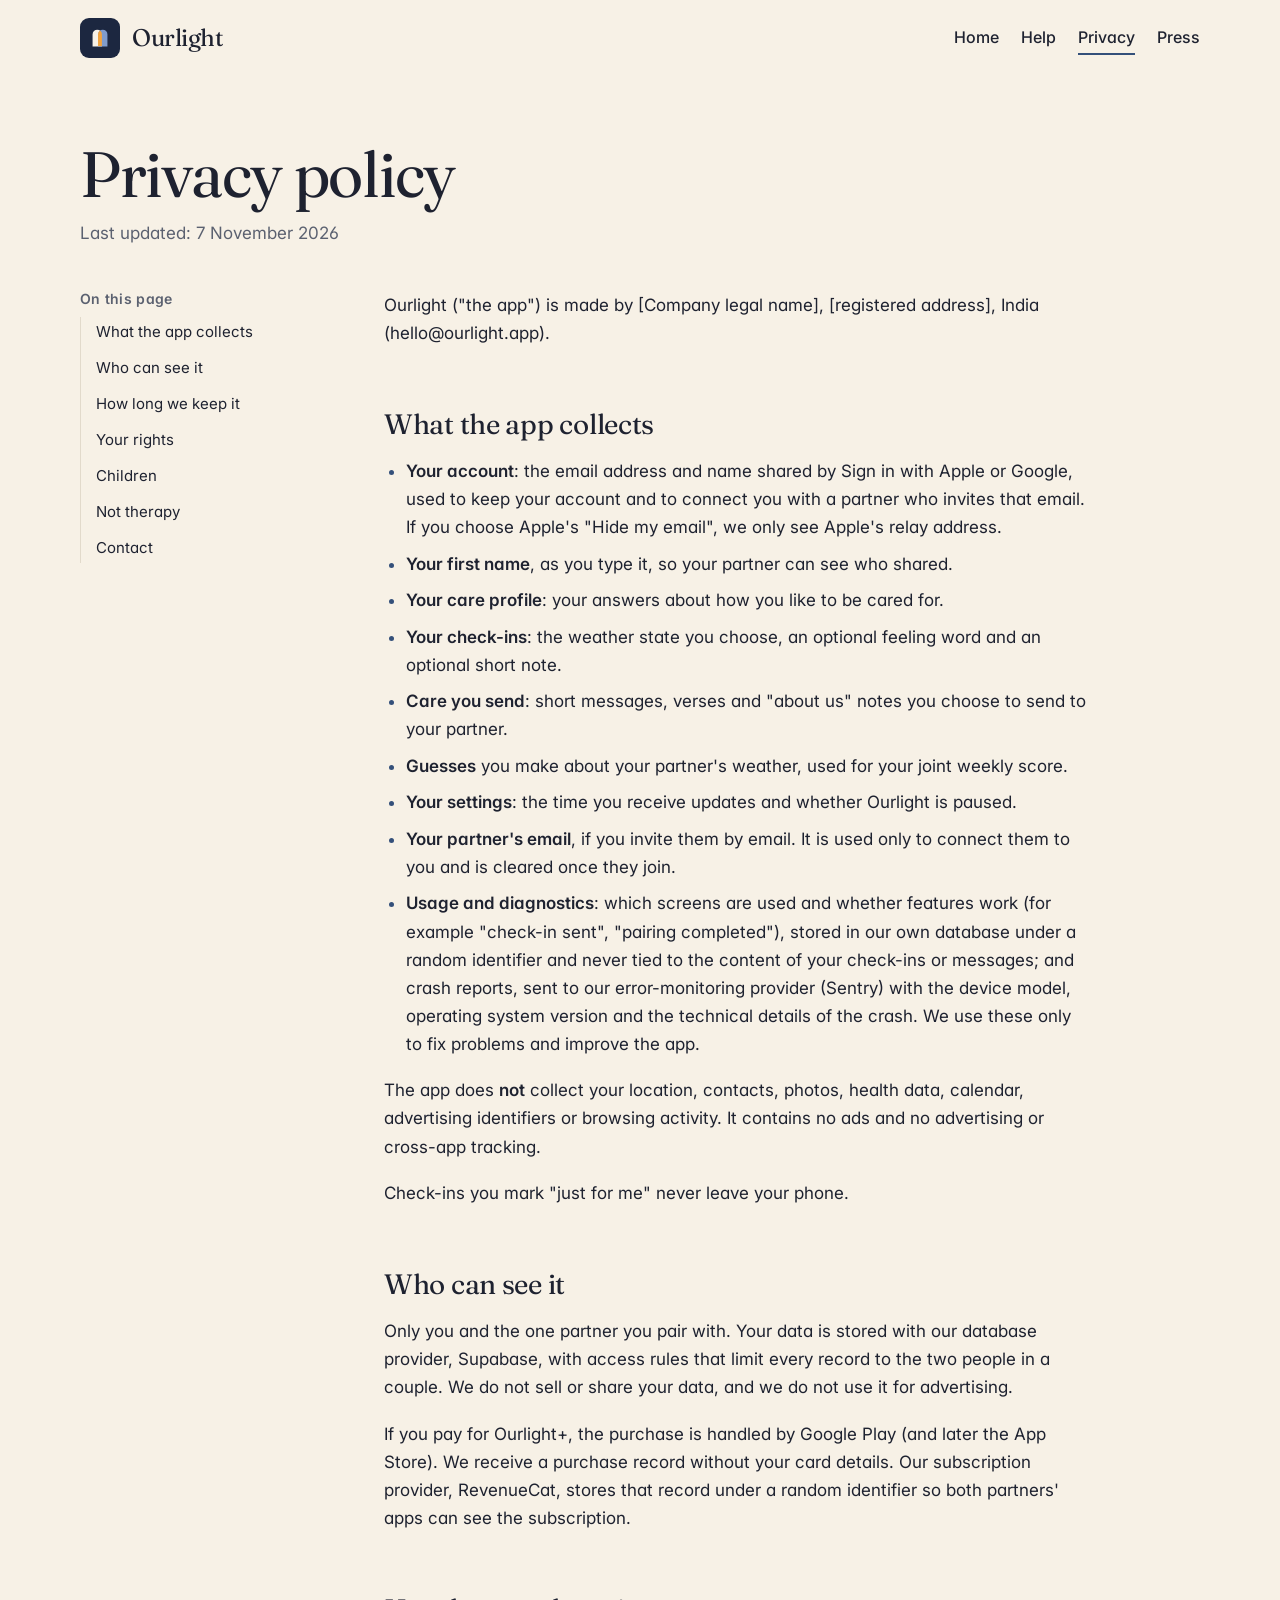
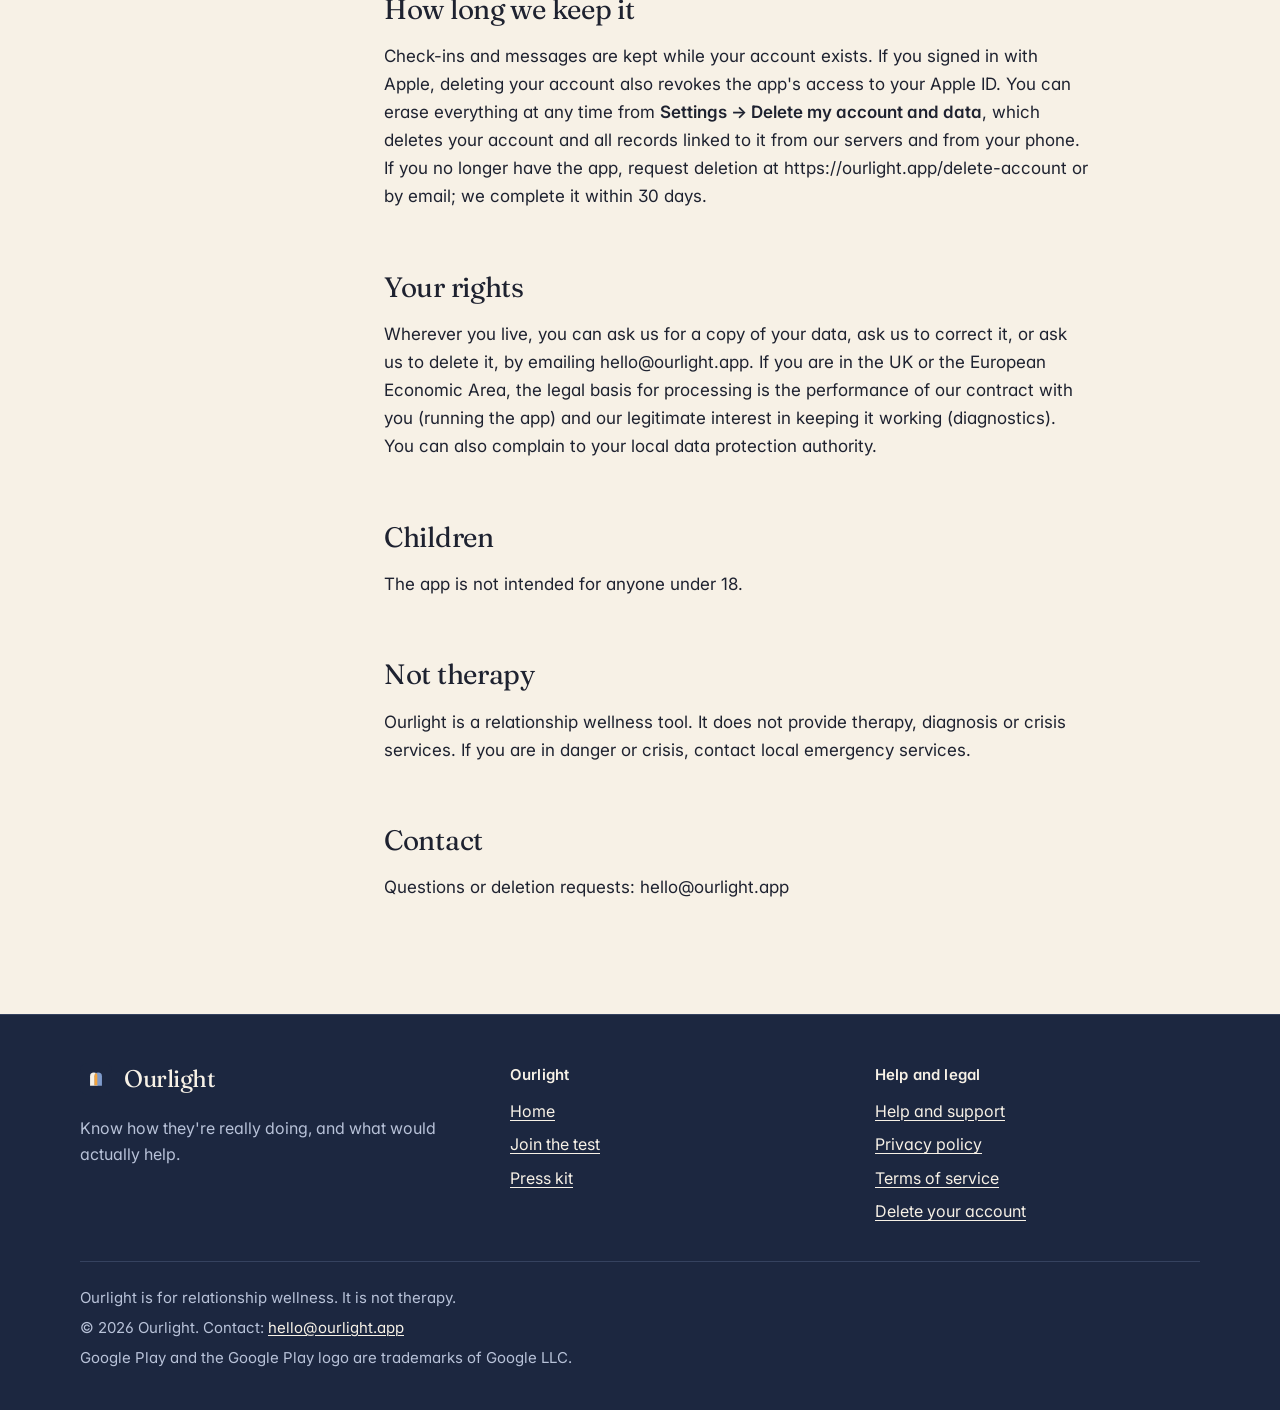
<file: privacy.html>
<!doctype html>
<html lang="en">
<head>
<meta charset="utf-8">
<meta name="viewport" content="width=device-width, initial-scale=1">
<title>Privacy policy · Ourlight</title>
<meta name="description" content="What Ourlight collects, who can see it, how long it is kept, and your rights.">
<link rel="canonical" href="https://ourlight.app/privacy">
<meta name="theme-color" content="#1C2740">
<meta property="og:type" content="website">
<meta property="og:site_name" content="Ourlight">
<meta property="og:title" content="Privacy policy · Ourlight">
<meta property="og:description" content="What Ourlight collects, who can see it, how long it is kept, and your rights.">
<meta property="og:url" content="https://ourlight.app/privacy">
<meta property="og:image" content="https://ourlight.app/assets/og/default.png">
<meta name="twitter:card" content="summary_large_image">
<meta name="p:domain_verify" content="3c52b616b5b9eb70b6d11464ff67fe67"/>
<link rel="icon" href="/favicon.png">
<link rel="apple-touch-icon" href="/apple-touch-icon.png">
<link rel="preconnect" href="https://fonts.googleapis.com">
<link rel="preconnect" href="https://fonts.gstatic.com" crossorigin>
<link rel="stylesheet" href="https://fonts.googleapis.com/css2?family=Fraunces:ital,opsz,wght@0,9..144,400;1,9..144,400&family=Inter:wght@400;500;600&display=swap">
<link rel="stylesheet" href="/assets/site.css">
</head>
<body>
<a class="skip-link" href="#main">Skip to content</a>
<header class="site-header"><div class="wrap">
<a class="brand" href="/" aria-label="Ourlight home"><svg class="mark" viewBox="0 0 1024 1024" aria-hidden="true"><rect width="1024" height="1024" fill="#1C2740"/><defs><clipPath id="m3"><path d="M322 730 V420 A120 120 0 0 1 562 420 V730 Z"/></clipPath></defs><path d="M322 730 V420 A120 120 0 0 1 562 420 V730 Z" fill="#F7F1E6"/><path d="M462 730 V420 A120 120 0 0 1 702 420 V730 Z" fill="#7F9BCB"/><path d="M462 730 V420 A120 120 0 0 1 702 420 V730 Z" fill="#F3A33C" clip-path="url(#m3)"/></svg><span class="word">Ourlight</span></a>
<nav aria-label="Main"><ul class="nav"><li><a href="/">Home</a></li><li><a href="/support">Help</a></li><li><a href="/privacy" aria-current="page">Privacy</a></li><li><a href="/press">Press</a></li></ul></nav>
</div></header>
<main id="main" class="doc"><div class="wrap">
<div class="doc-head"><h1>Privacy policy</h1><p class="meta">Last updated: 7 November 2026</p></div>
<div class="doc-grid">
<nav class="toc" aria-label="On this page"><h2>On this page</h2><ol><li><a href="#what-the-app-collects">What the app collects</a></li><li><a href="#who-can-see-it">Who can see it</a></li><li><a href="#how-long-we-keep-it">How long we keep it</a></li><li><a href="#your-rights">Your rights</a></li><li><a href="#children">Children</a></li><li><a href="#not-therapy">Not therapy</a></li><li><a href="#contact">Contact</a></li></ol></nav>
<article class="prose"><p>Ourlight ("the app") is made by [Company legal name], [registered address], India (hello@ourlight.app).</p>
<h2 id="what-the-app-collects">What the app collects</h2>
<ul>
<li><strong>Your account</strong>: the email address and name shared by Sign in with Apple or Google, used to keep your account and to connect you with a partner who invites that email. If you choose Apple's "Hide my email", we only see Apple's relay address.</li>
<li><strong>Your first name</strong>, as you type it, so your partner can see who shared.</li>
<li><strong>Your care profile</strong>: your answers about how you like to be cared for.</li>
<li><strong>Your check-ins</strong>: the weather state you choose, an optional feeling word and an optional short note.</li>
<li><strong>Care you send</strong>: short messages, verses and "about us" notes you choose to send to your partner.</li>
<li><strong>Guesses</strong> you make about your partner's weather, used for your joint weekly score.</li>
<li><strong>Your settings</strong>: the time you receive updates and whether Ourlight is paused.</li>
<li>
<p><strong>Your partner's email</strong>, if you invite them by email. It is used only to connect them to you and is cleared once they join.</p>
</li>
<li>
<p><strong>Usage and diagnostics</strong>: which screens are used and whether features work (for example "check-in sent", "pairing completed"), stored in our own database under a random identifier and never tied to the content of your check-ins or messages; and crash reports, sent to our error-monitoring provider (Sentry) with the device model, operating system version and the technical details of the crash. We use these only to fix problems and improve the app.</p>
</li>
</ul>
<p>The app does <strong>not</strong> collect your location, contacts, photos, health data, calendar, advertising identifiers or browsing activity. It contains no ads and no advertising or cross-app tracking.</p>
<p>Check-ins you mark "just for me" never leave your phone.</p>
<h2 id="who-can-see-it">Who can see it</h2>
<p>Only you and the one partner you pair with. Your data is stored with our database provider, Supabase, with access rules that limit every record to the two people in a couple. We do not sell or share your data, and we do not use it for advertising.</p>
<p>If you pay for Ourlight+, the purchase is handled by Google Play (and later the App Store). We receive a purchase record without your card details. Our subscription provider, RevenueCat, stores that record under a random identifier so both partners' apps can see the subscription.</p>
<h2 id="how-long-we-keep-it">How long we keep it</h2>
<p>Check-ins and messages are kept while your account exists. If you signed in with Apple, deleting your account also revokes the app's access to your Apple ID. You can erase everything at any time from <strong>Settings → Delete my account and data</strong>, which deletes your account and all records linked to it from our servers and from your phone. If you no longer have the app, request deletion at https://ourlight.app/delete-account or by email; we complete it within 30 days.</p>
<h2 id="your-rights">Your rights</h2>
<p>Wherever you live, you can ask us for a copy of your data, ask us to correct it, or ask us to delete it, by emailing hello@ourlight.app. If you are in the UK or the European Economic Area, the legal basis for processing is the performance of our contract with you (running the app) and our legitimate interest in keeping it working (diagnostics). You can also complain to your local data protection authority.</p>
<h2 id="children">Children</h2>
<p>The app is not intended for anyone under 18.</p>
<h2 id="not-therapy">Not therapy</h2>
<p>Ourlight is a relationship wellness tool. It does not provide therapy, diagnosis or crisis services. If you are in danger or crisis, contact local emergency services.</p>
<h2 id="contact">Contact</h2>
<p>Questions or deletion requests: hello@ourlight.app</p></article>
</div>
</div></main>
<footer class="site-footer"><div class="wrap">
<div class="cols">
<div><a class="brand" href="/" aria-label="Ourlight home"><svg class="mark sm" viewBox="0 0 1024 1024" aria-hidden="true"><rect width="1024" height="1024" fill="#1C2740"/><defs><clipPath id="m4"><path d="M322 730 V420 A120 120 0 0 1 562 420 V730 Z"/></clipPath></defs><path d="M322 730 V420 A120 120 0 0 1 562 420 V730 Z" fill="#F7F1E6"/><path d="M462 730 V420 A120 120 0 0 1 702 420 V730 Z" fill="#7F9BCB"/><path d="M462 730 V420 A120 120 0 0 1 702 420 V730 Z" fill="#F3A33C" clip-path="url(#m4)"/></svg><span class="word">Ourlight</span></a>
<p style="margin-top:14px">Know how they're really doing, and what would actually help.</p></div>
<div><h4>Ourlight</h4><ul><li><a href="/">Home</a></li><li><a href="/testers">Join the test</a></li><li><a href="/press">Press kit</a></li></ul></div>
<div><h4>Help and legal</h4><ul><li><a href="/support">Help and support</a></li><li><a href="/privacy">Privacy policy</a></li><li><a href="/terms">Terms of service</a></li><li><a href="/delete-account">Delete your account</a></li></ul></div>
</div>
<div class="legal">
<p>Ourlight is for relationship wellness. It is not therapy.</p>
<p>&copy; 2026 Ourlight. Contact: <a data-email="" href="mailto:hello@ourlight.app">hello@ourlight.app</a></p>
<p>Google Play and the Google Play logo are trademarks of Google LLC.</p>
</div>
</div></footer>
<script src="/assets/site.js" defer></script>
</body>
</html>
</file>
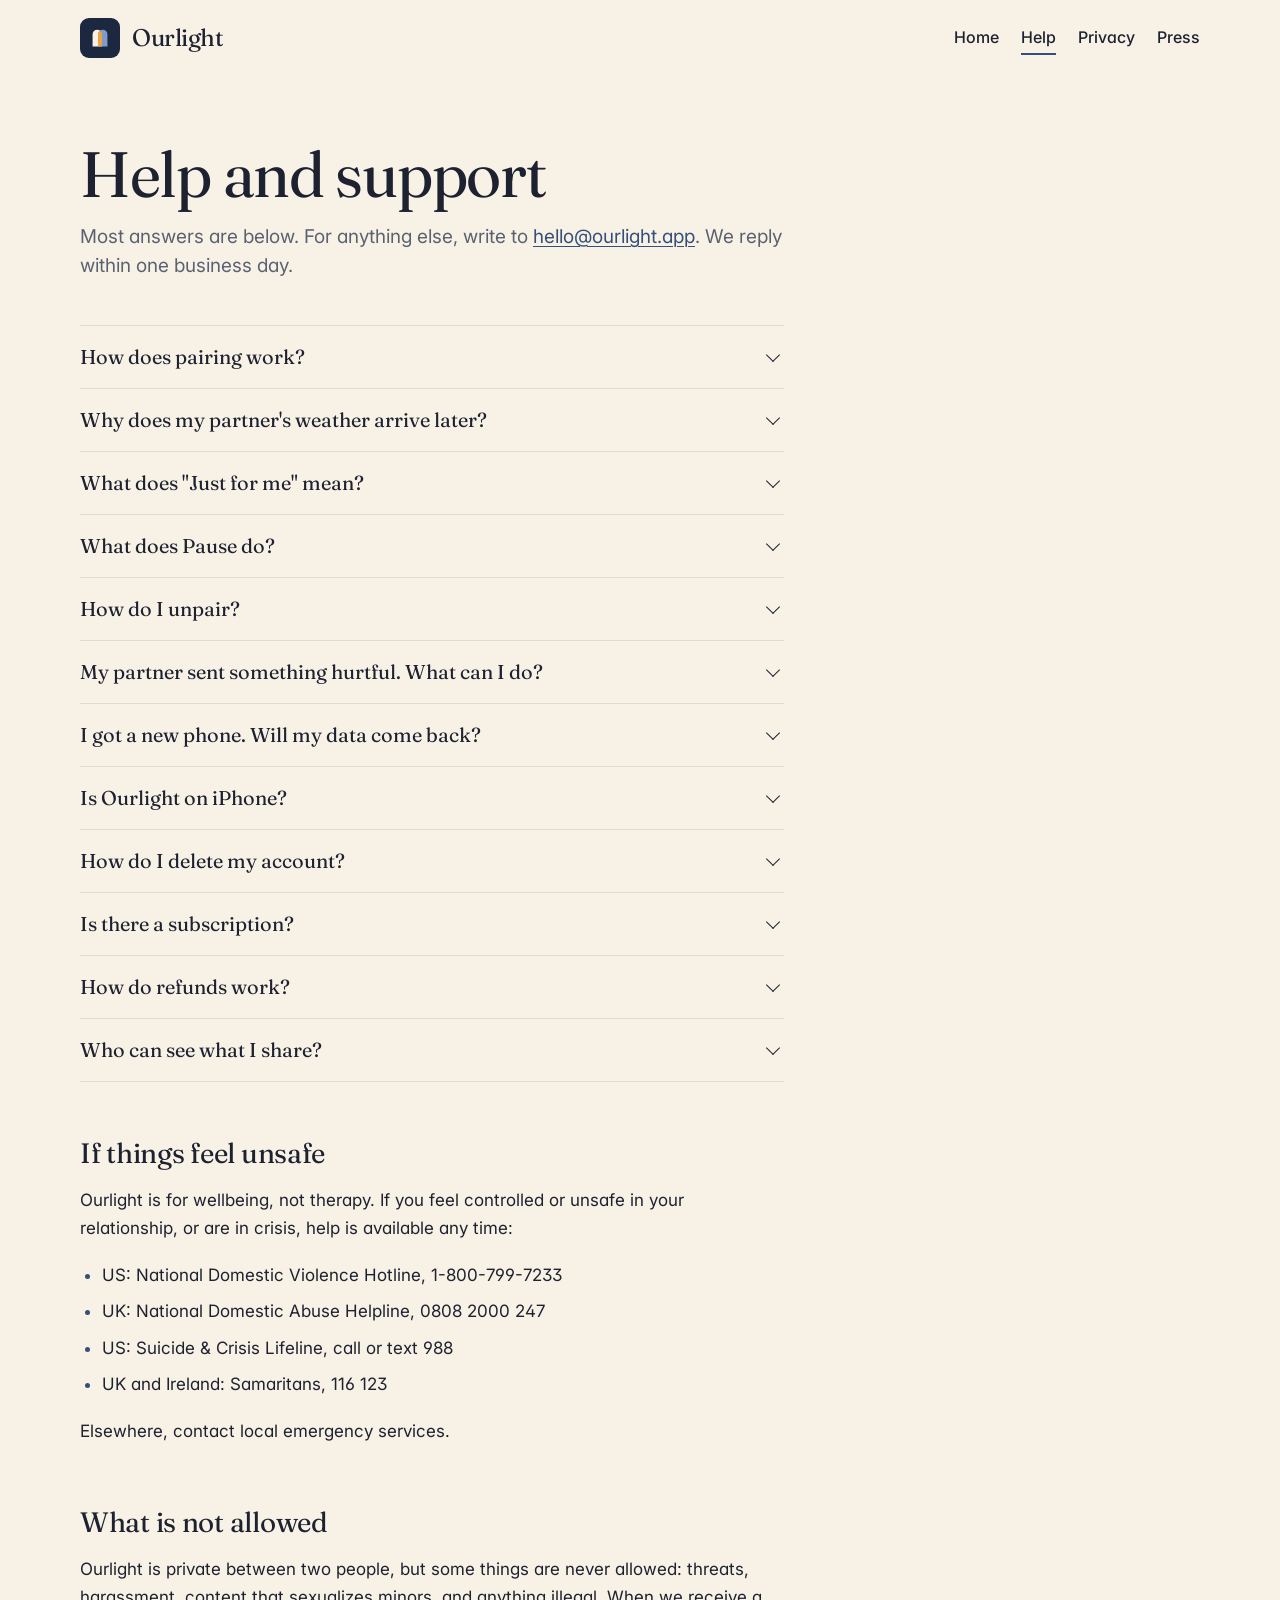
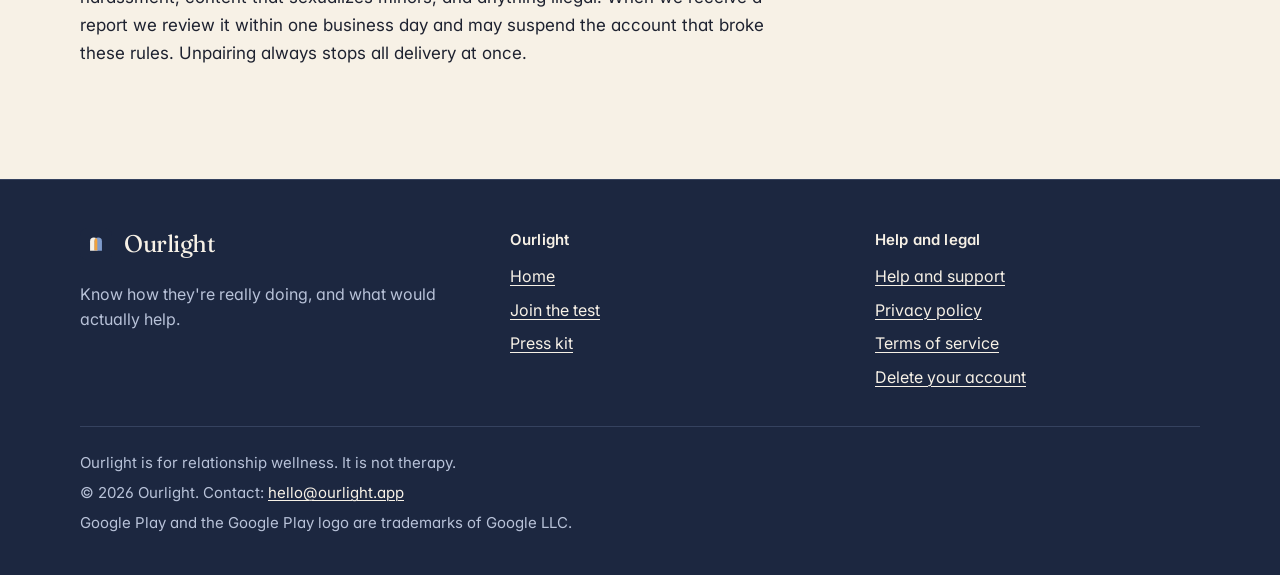
<file: support.html>
<!doctype html>
<html lang="en">
<head>
<meta charset="utf-8">
<meta name="viewport" content="width=device-width, initial-scale=1">
<title>Help and support · Ourlight</title>
<meta name="description" content="Answers about pairing, delivery times, privacy, subscriptions and account deletion, and how to reach us.">
<link rel="canonical" href="https://ourlight.app/support">
<meta name="theme-color" content="#1C2740">
<meta property="og:type" content="website">
<meta property="og:site_name" content="Ourlight">
<meta property="og:title" content="Help and support · Ourlight">
<meta property="og:description" content="Answers about pairing, delivery times, privacy, subscriptions and account deletion, and how to reach us.">
<meta property="og:url" content="https://ourlight.app/support">
<meta property="og:image" content="https://ourlight.app/assets/og/default.png">
<meta name="twitter:card" content="summary_large_image">
<meta name="p:domain_verify" content="3c52b616b5b9eb70b6d11464ff67fe67"/>
<link rel="icon" href="/favicon.png">
<link rel="apple-touch-icon" href="/apple-touch-icon.png">
<link rel="preconnect" href="https://fonts.googleapis.com">
<link rel="preconnect" href="https://fonts.gstatic.com" crossorigin>
<link rel="stylesheet" href="https://fonts.googleapis.com/css2?family=Fraunces:ital,opsz,wght@0,9..144,400;1,9..144,400&family=Inter:wght@400;500;600&display=swap">
<link rel="stylesheet" href="/assets/site.css">
</head>
<body>
<a class="skip-link" href="#main">Skip to content</a>
<header class="site-header"><div class="wrap">
<a class="brand" href="/" aria-label="Ourlight home"><svg class="mark" viewBox="0 0 1024 1024" aria-hidden="true"><rect width="1024" height="1024" fill="#1C2740"/><defs><clipPath id="m7"><path d="M322 730 V420 A120 120 0 0 1 562 420 V730 Z"/></clipPath></defs><path d="M322 730 V420 A120 120 0 0 1 562 420 V730 Z" fill="#F7F1E6"/><path d="M462 730 V420 A120 120 0 0 1 702 420 V730 Z" fill="#7F9BCB"/><path d="M462 730 V420 A120 120 0 0 1 702 420 V730 Z" fill="#F3A33C" clip-path="url(#m7)"/></svg><span class="word">Ourlight</span></a>
<nav aria-label="Main"><ul class="nav"><li><a href="/">Home</a></li><li><a href="/support" aria-current="page">Help</a></li><li><a href="/privacy">Privacy</a></li><li><a href="/press">Press</a></li></ul></nav>
</div></header>
<main id="main" class="doc"><div class="wrap">
<div class="doc-head"><h1>Help and support</h1><p class="lede" style="margin-top:14px">Most answers are below. For anything else, write to <a data-email="Help" href="mailto:hello@ourlight.app?subject=Help">hello@ourlight.app</a>. We reply within one business day.</p></div>
<div class="faq" style="margin-bottom:56px"><details><summary>How does pairing work?</summary><div class="a"><p>One of you opens Ourlight and invites the other by email. When your partner signs in with that email, the two phones pair. If your partner signs in with a different email (for example Apple's "Hide my email"), share the six-character code instead; they enter it on their phone. A code works once.</p></div></details><details><summary>Why does my partner's weather arrive later?</summary><div class="a"><p>Each person chooses when updates reach them, in Settings. That way a hard-day check-in arrives when they can respond, not in the middle of their workday.</p></div></details><details><summary>What does "Just for me" mean?</summary><div class="a"><p>A check-in marked "Just for me" stays on your phone. Your partner never sees it, and it never reaches our servers.</p></div></details><details><summary>What does Pause do?</summary><div class="a"><p>Pause stops your weather from reaching your partner. They see only "taking a break", never why. Turn it off any time.</p></div></details><details><summary>How do I unpair?</summary><div class="a"><p>Settings &rarr; Your partner &rarr; Unpair. Nothing more reaches either of you. Your partner keeps their own records; yours are removed from the shared space.</p></div></details><details><summary>My partner sent something hurtful. What can I do?</summary><div class="a"><p>Use Settings &rarr; Help and safety &rarr; Report a problem with your partner, or write to us. Unpairing stops everything from reaching you straight away. We read every report within one business day. If you are in danger, contact local emergency services.</p></div></details><details><summary>I got a new phone. Will my data come back?</summary><div class="a"><p>Yes. Sign in with the same Google account and your name, care profile, settings and partner come back.</p></div></details><details><summary>Is Ourlight on iPhone?</summary><div class="a"><p>Not yet. It is on Android first. Leave your email on the home page and we will tell you when it is ready.</p></div></details><details><summary>How do I delete my account?</summary><div class="a"><p>In the app: Settings &rarr; Delete my account and data. Without the app: use the <a href="/delete-account">account deletion page</a>.</p></div></details><details><summary>Is there a subscription?</summary><div class="a"><p>The daily check-in, delivery and care ideas are free. A paid plan with extras is planned; it will be billed by Google Play, and one subscription will cover both partners. Cancel any time in Google Play.</p></div></details><details><summary>How do refunds work?</summary><div class="a"><p>Purchases are handled by Google Play. You can request a refund within Google Play's refund window from your Play account; after that, write to us and we'll help within Google Play's policy.</p></div></details><details><summary>Who can see what I share?</summary><div class="a"><p>Only you and the one partner you pair with. See the <a href="/privacy">privacy policy</a> for the details.</p></div></details></div>
<div class="prose">
<h2 id="safety">If things feel unsafe</h2>
<p>Ourlight is for wellbeing, not therapy. If you feel controlled or unsafe in your relationship, or are in crisis, help is available any time:</p>
<ul>
<li>US: National Domestic Violence Hotline, 1-800-799-7233</li>
<li>UK: National Domestic Abuse Helpline, 0808 2000 247</li>
<li>US: Suicide &amp; Crisis Lifeline, call or text 988</li>
<li>UK and Ireland: Samaritans, 116 123</li>
</ul>
<p>Elsewhere, contact local emergency services.</p>
<h2 id="moderation">What is not allowed</h2>
<p>Ourlight is private between two people, but some things are never allowed: threats, harassment, content that sexualizes minors, and anything illegal. When we receive a report we review it within one business day and may suspend the account that broke these rules. Unpairing always stops all delivery at once.</p>
</div>
</div></main>
<footer class="site-footer"><div class="wrap">
<div class="cols">
<div><a class="brand" href="/" aria-label="Ourlight home"><svg class="mark sm" viewBox="0 0 1024 1024" aria-hidden="true"><rect width="1024" height="1024" fill="#1C2740"/><defs><clipPath id="m8"><path d="M322 730 V420 A120 120 0 0 1 562 420 V730 Z"/></clipPath></defs><path d="M322 730 V420 A120 120 0 0 1 562 420 V730 Z" fill="#F7F1E6"/><path d="M462 730 V420 A120 120 0 0 1 702 420 V730 Z" fill="#7F9BCB"/><path d="M462 730 V420 A120 120 0 0 1 702 420 V730 Z" fill="#F3A33C" clip-path="url(#m8)"/></svg><span class="word">Ourlight</span></a>
<p style="margin-top:14px">Know how they're really doing, and what would actually help.</p></div>
<div><h4>Ourlight</h4><ul><li><a href="/">Home</a></li><li><a href="/testers">Join the test</a></li><li><a href="/press">Press kit</a></li></ul></div>
<div><h4>Help and legal</h4><ul><li><a href="/support">Help and support</a></li><li><a href="/privacy">Privacy policy</a></li><li><a href="/terms">Terms of service</a></li><li><a href="/delete-account">Delete your account</a></li></ul></div>
</div>
<div class="legal">
<p>Ourlight is for relationship wellness. It is not therapy.</p>
<p>&copy; 2026 Ourlight. Contact: <a data-email="" href="mailto:hello@ourlight.app">hello@ourlight.app</a></p>
<p>Google Play and the Google Play logo are trademarks of Google LLC.</p>
</div>
</div></footer>
<script src="/assets/site.js" defer></script>
</body>
</html>
</file>
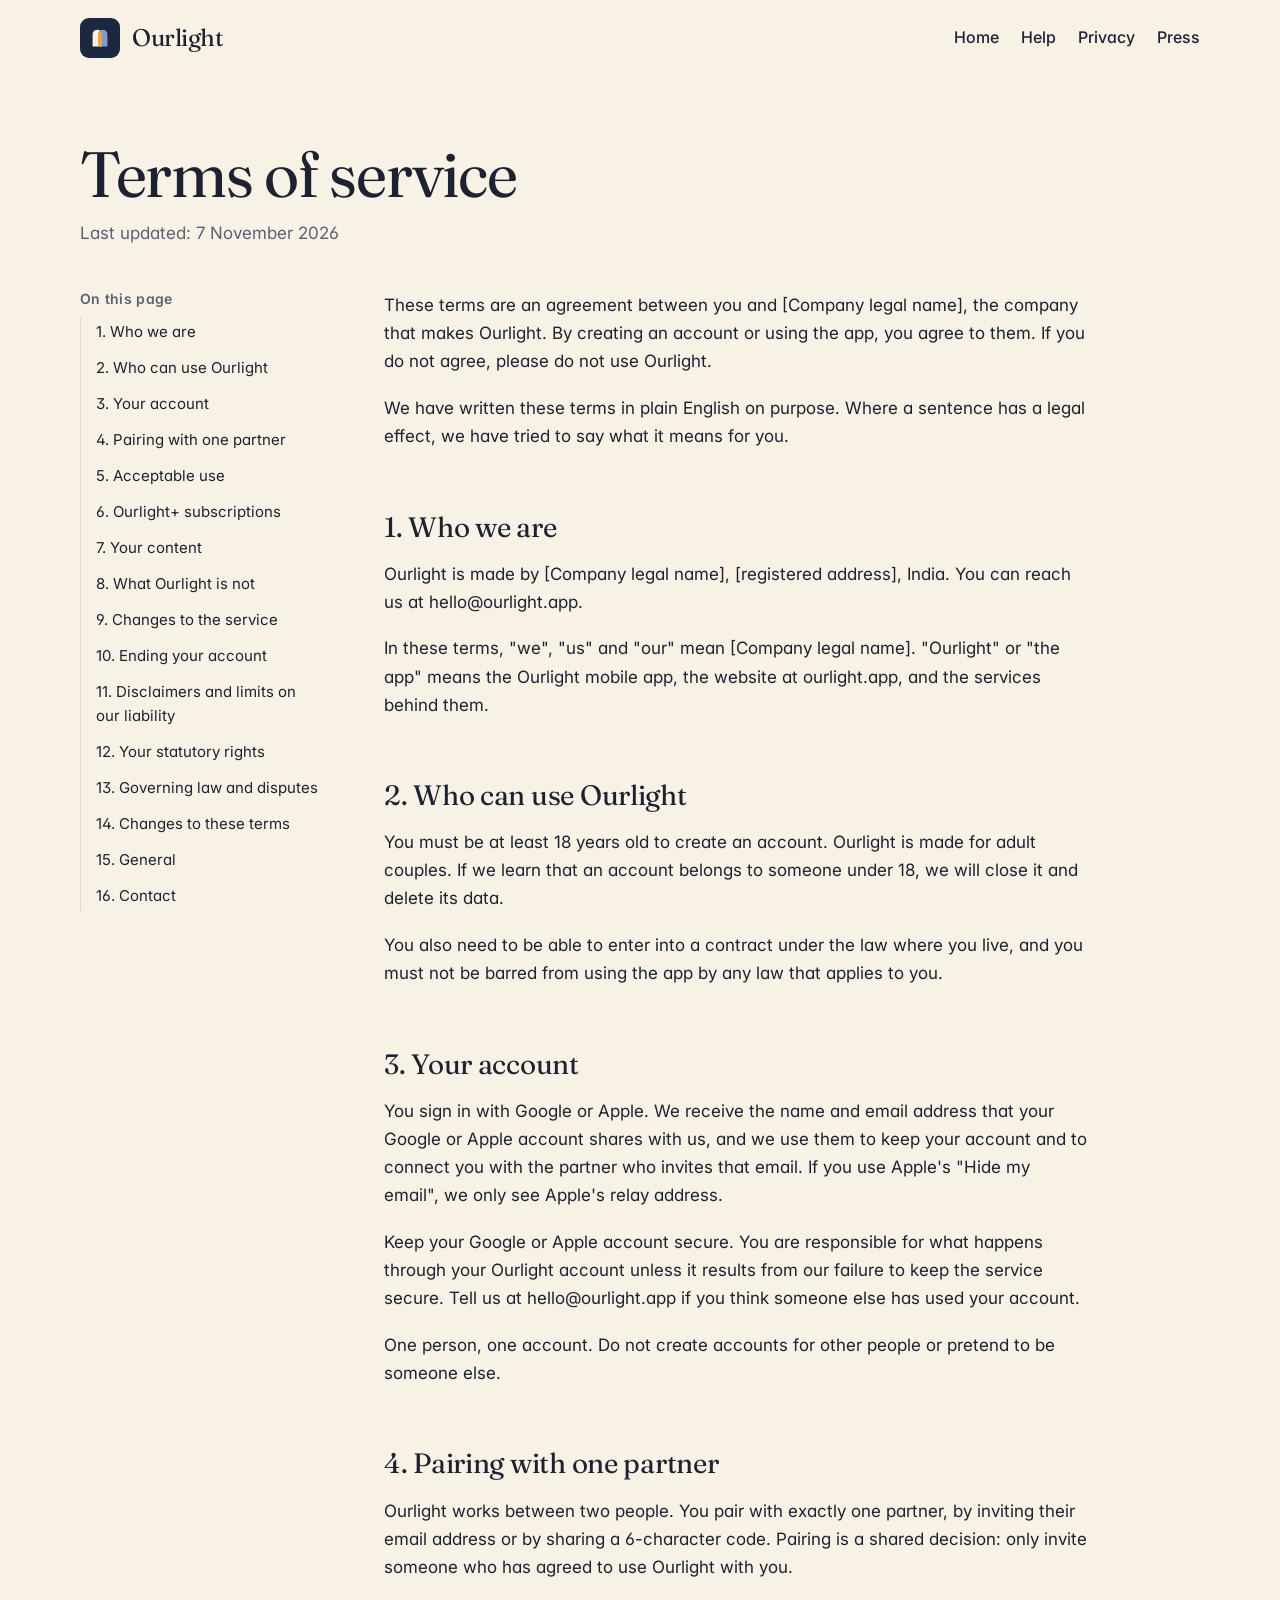
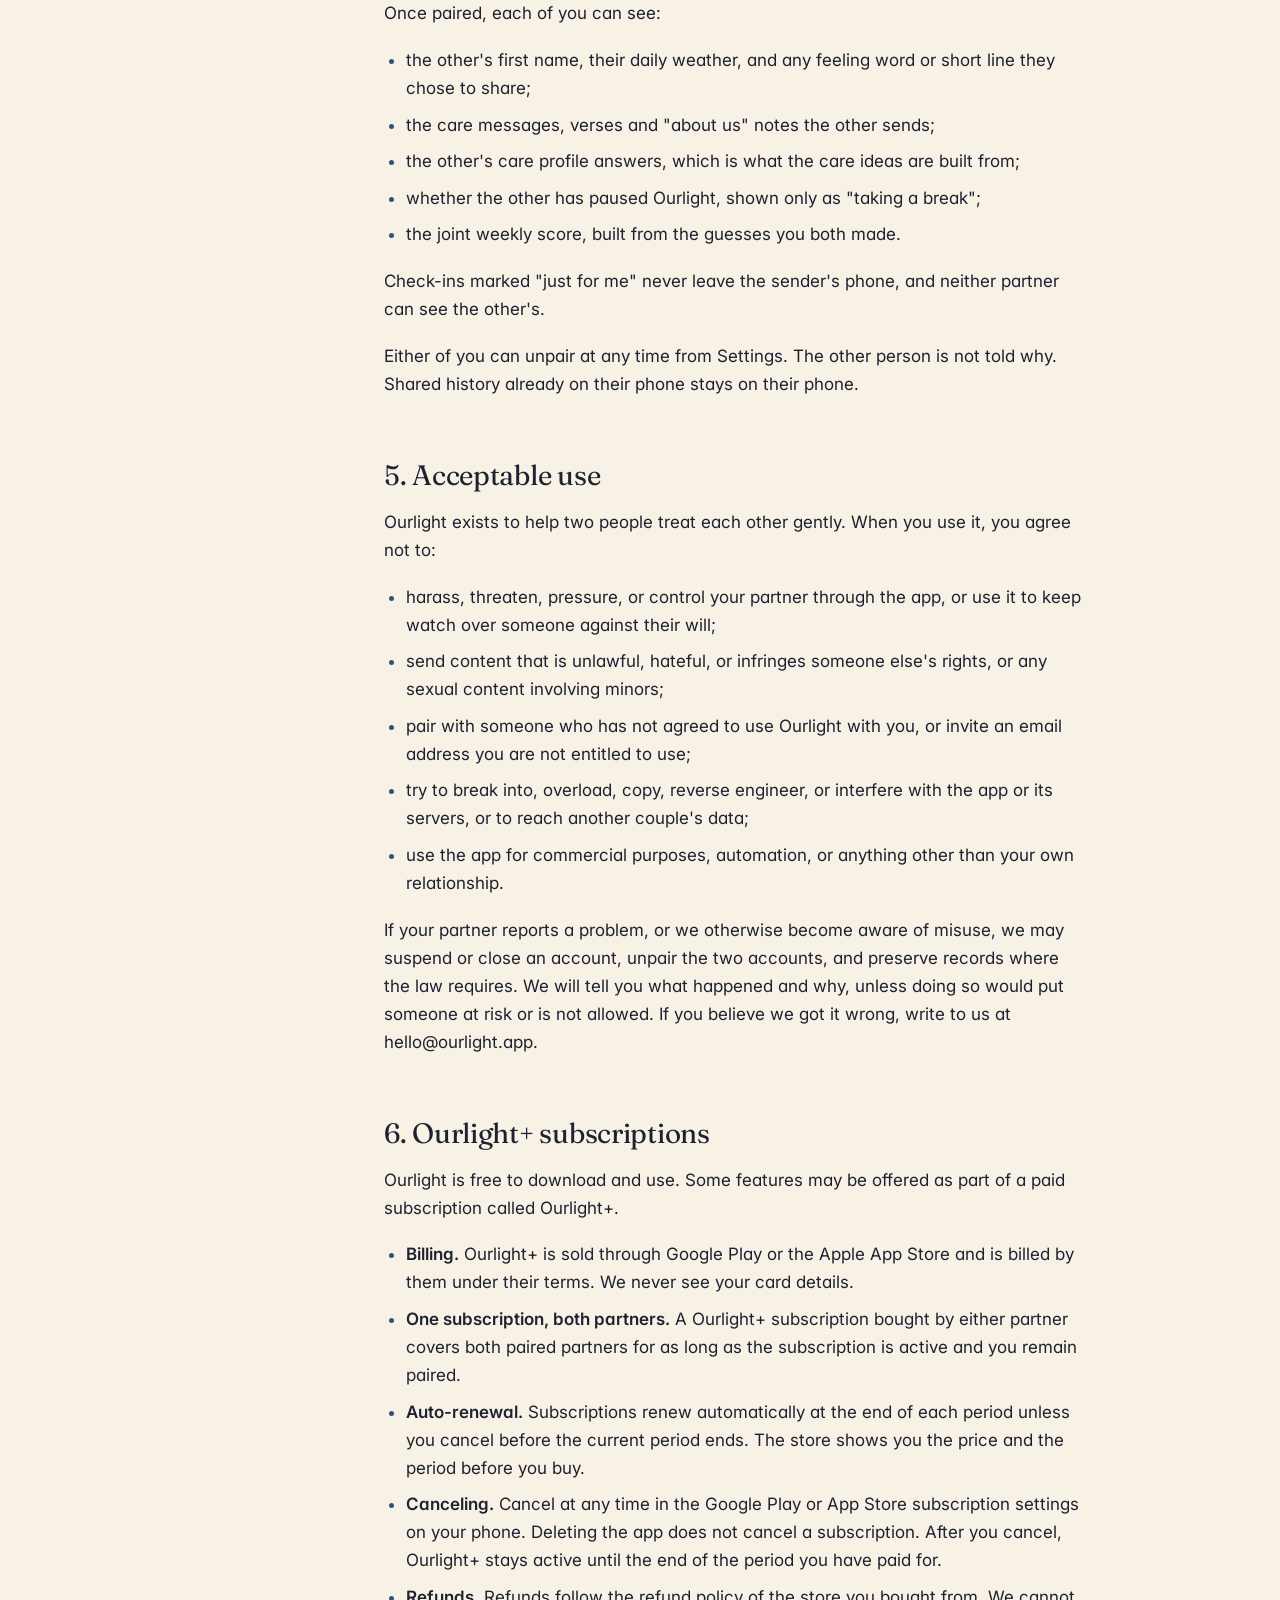
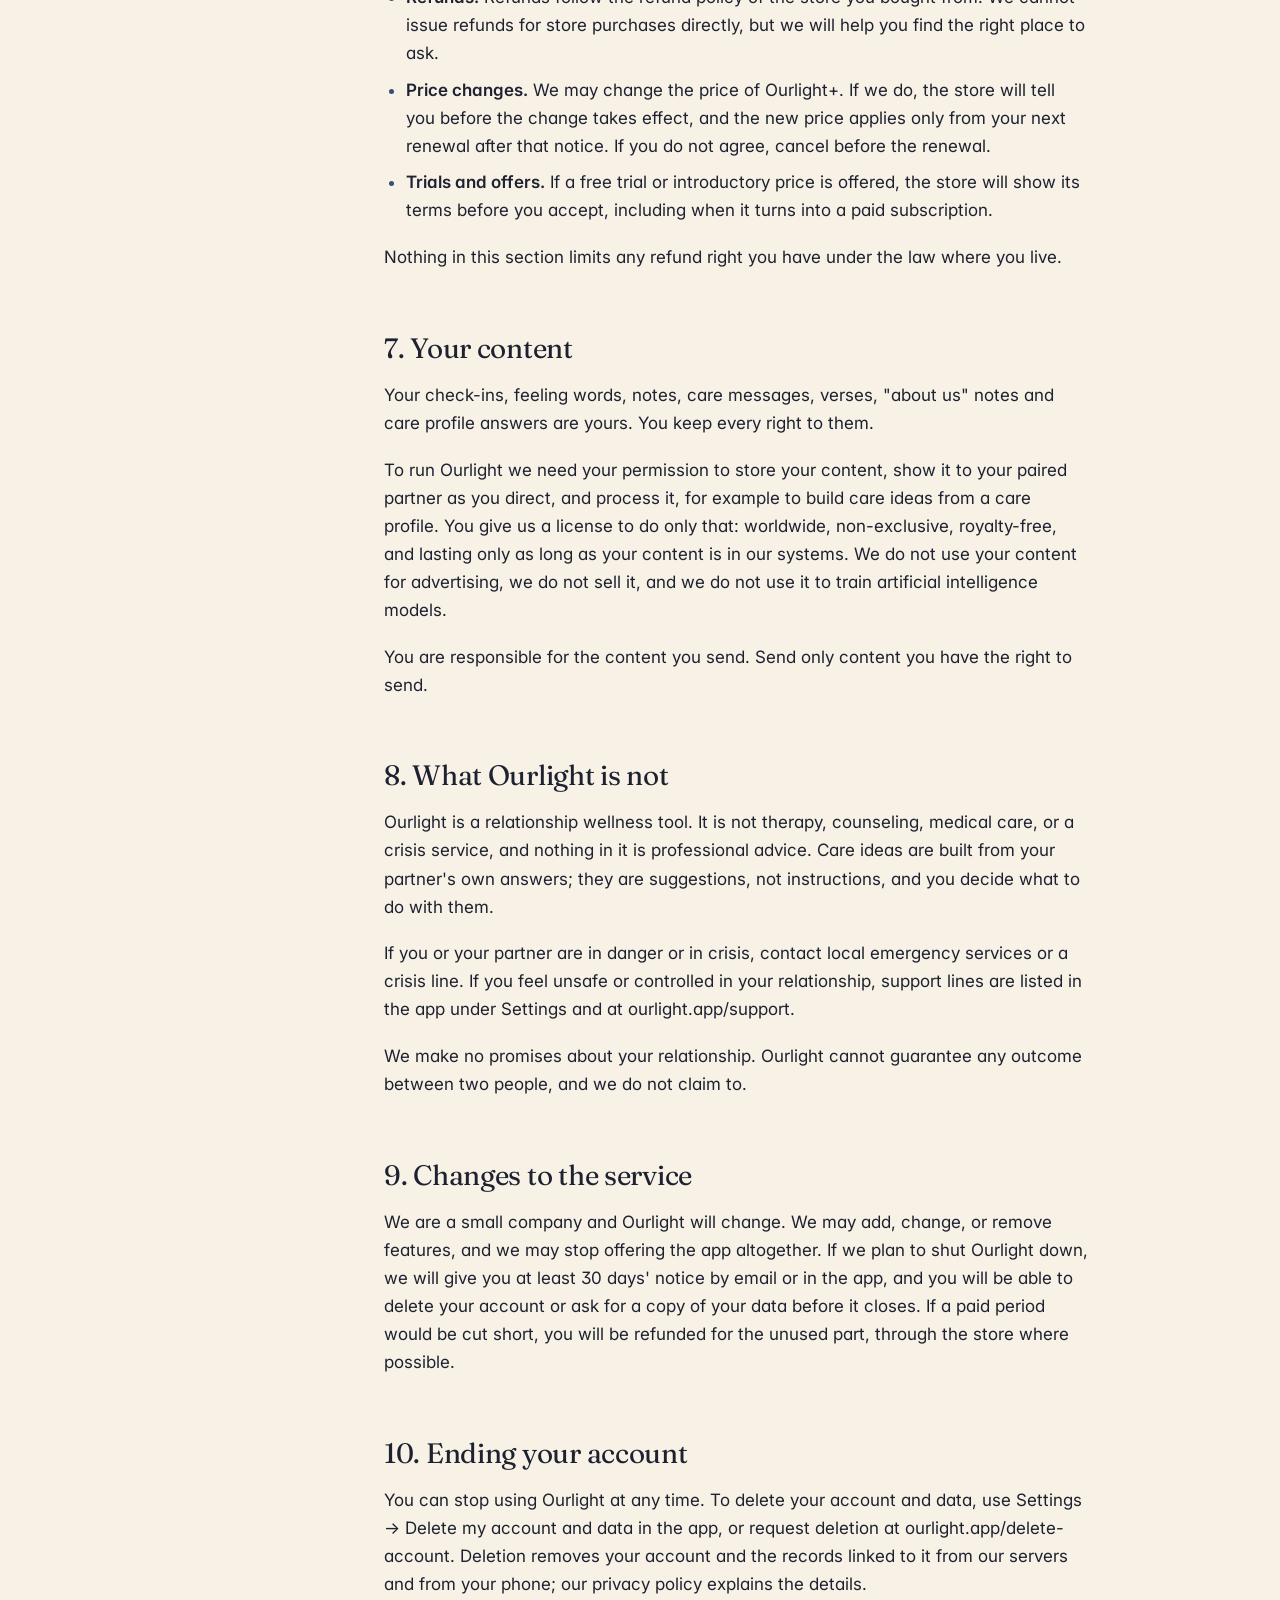
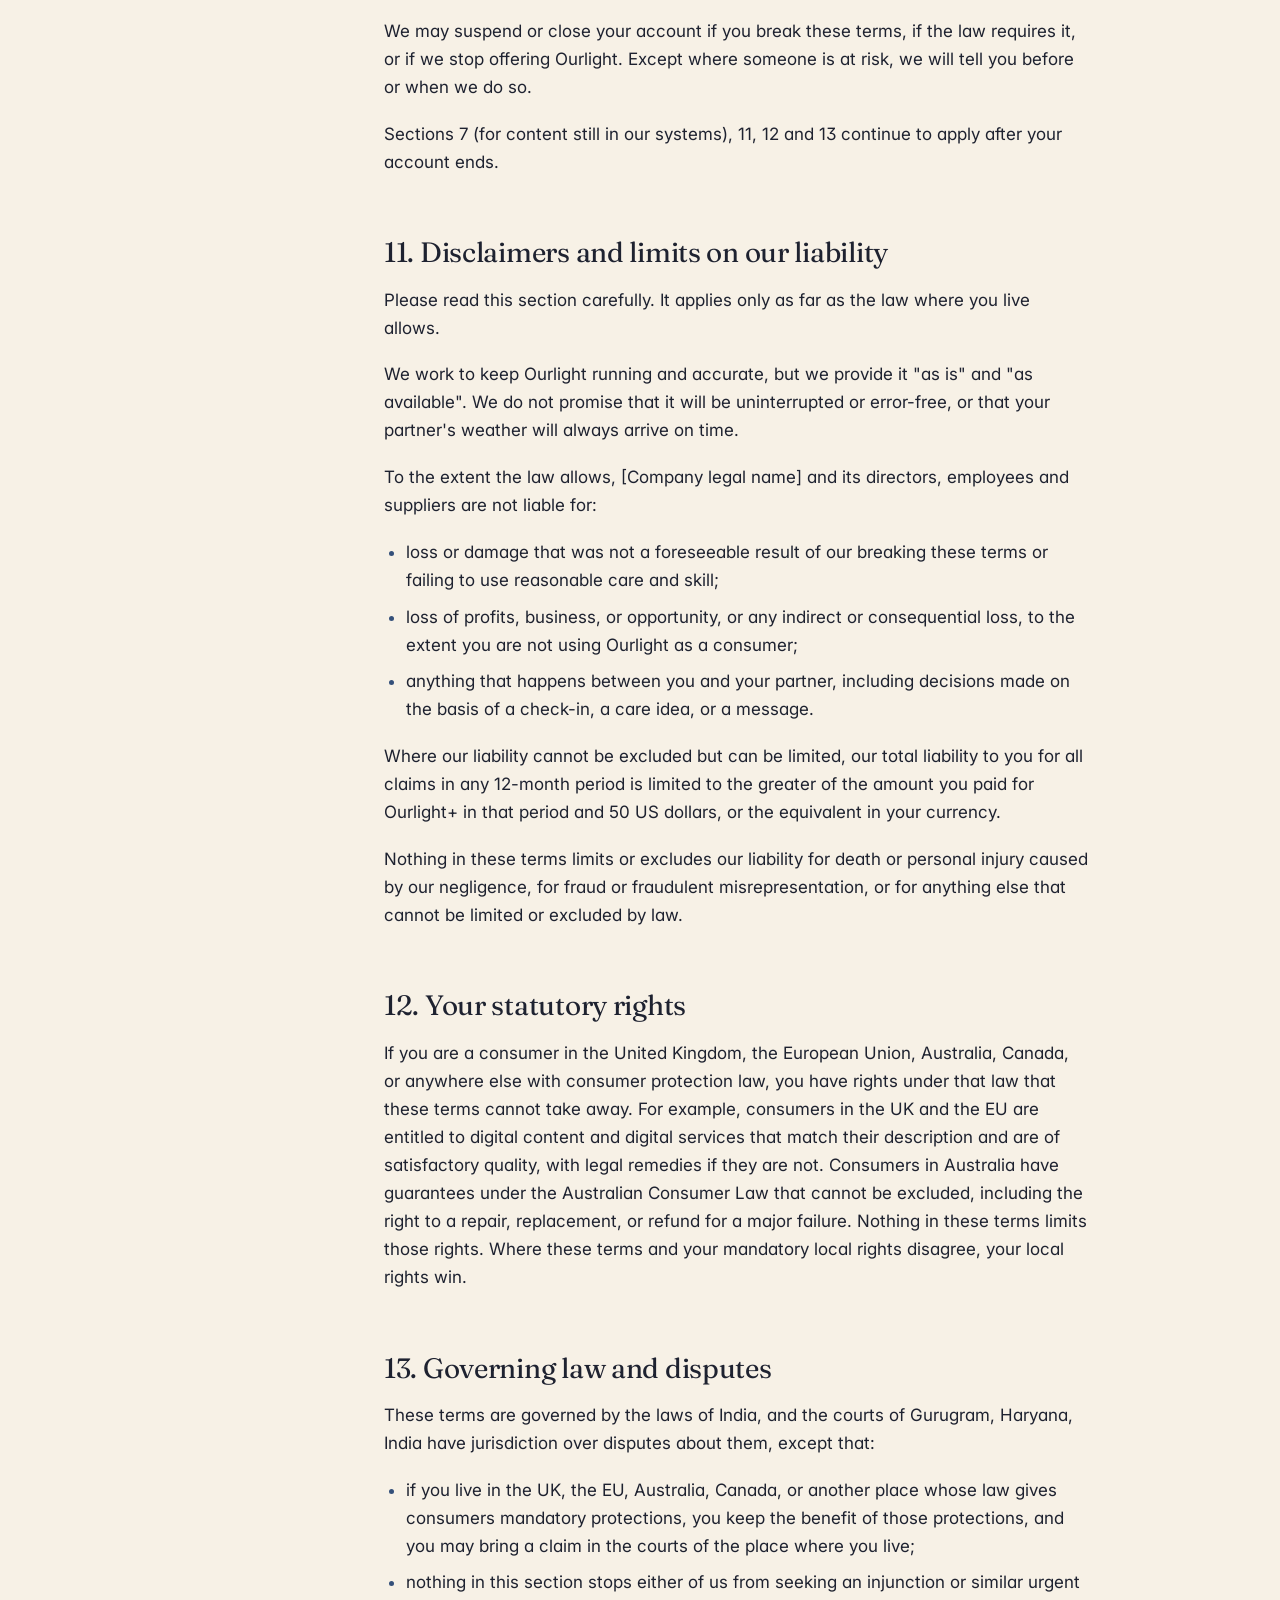
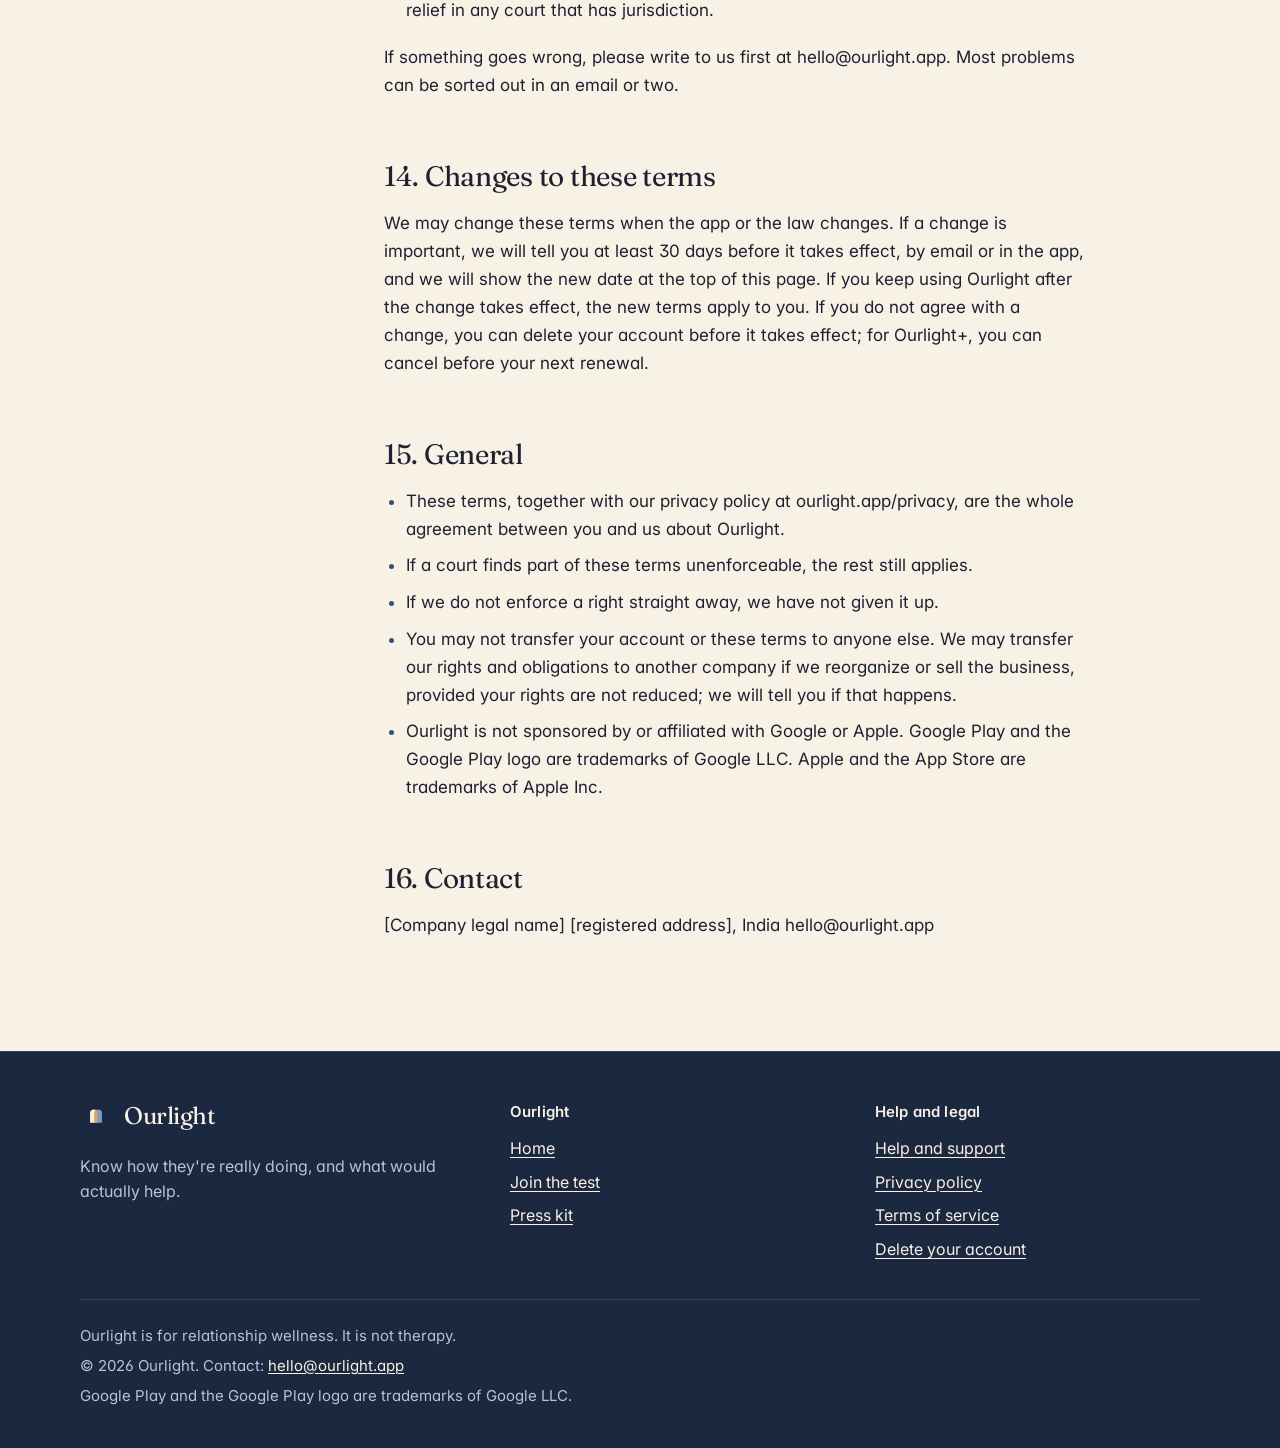
<file: terms.html>
<!doctype html>
<html lang="en">
<head>
<meta charset="utf-8">
<meta name="viewport" content="width=device-width, initial-scale=1">
<title>Terms of service · Ourlight</title>
<meta name="description" content="The terms for using Ourlight.">
<link rel="canonical" href="https://ourlight.app/terms">
<meta name="theme-color" content="#1C2740">
<meta property="og:type" content="website">
<meta property="og:site_name" content="Ourlight">
<meta property="og:title" content="Terms of service · Ourlight">
<meta property="og:description" content="The terms for using Ourlight.">
<meta property="og:url" content="https://ourlight.app/terms">
<meta property="og:image" content="https://ourlight.app/assets/og/default.png">
<meta name="twitter:card" content="summary_large_image">
<meta name="p:domain_verify" content="3c52b616b5b9eb70b6d11464ff67fe67"/>
<link rel="icon" href="/favicon.png">
<link rel="apple-touch-icon" href="/apple-touch-icon.png">
<link rel="preconnect" href="https://fonts.googleapis.com">
<link rel="preconnect" href="https://fonts.gstatic.com" crossorigin>
<link rel="stylesheet" href="https://fonts.googleapis.com/css2?family=Fraunces:ital,opsz,wght@0,9..144,400;1,9..144,400&family=Inter:wght@400;500;600&display=swap">
<link rel="stylesheet" href="/assets/site.css">
</head>
<body>
<a class="skip-link" href="#main">Skip to content</a>
<header class="site-header"><div class="wrap">
<a class="brand" href="/" aria-label="Ourlight home"><svg class="mark" viewBox="0 0 1024 1024" aria-hidden="true"><rect width="1024" height="1024" fill="#1C2740"/><defs><clipPath id="m5"><path d="M322 730 V420 A120 120 0 0 1 562 420 V730 Z"/></clipPath></defs><path d="M322 730 V420 A120 120 0 0 1 562 420 V730 Z" fill="#F7F1E6"/><path d="M462 730 V420 A120 120 0 0 1 702 420 V730 Z" fill="#7F9BCB"/><path d="M462 730 V420 A120 120 0 0 1 702 420 V730 Z" fill="#F3A33C" clip-path="url(#m5)"/></svg><span class="word">Ourlight</span></a>
<nav aria-label="Main"><ul class="nav"><li><a href="/">Home</a></li><li><a href="/support">Help</a></li><li><a href="/privacy">Privacy</a></li><li><a href="/press">Press</a></li></ul></nav>
</div></header>
<main id="main" class="doc"><div class="wrap">
<div class="doc-head"><h1>Terms of service</h1><p class="meta">Last updated: 7 November 2026</p></div>
<div class="doc-grid">
<nav class="toc" aria-label="On this page"><h2>On this page</h2><ol><li><a href="#1-who-we-are">1. Who we are</a></li><li><a href="#2-who-can-use-ourlight">2. Who can use Ourlight</a></li><li><a href="#3-your-account">3. Your account</a></li><li><a href="#4-pairing-with-one-partner">4. Pairing with one partner</a></li><li><a href="#5-acceptable-use">5. Acceptable use</a></li><li><a href="#6-ourlight-subscriptions">6. Ourlight+ subscriptions</a></li><li><a href="#7-your-content">7. Your content</a></li><li><a href="#8-what-ourlight-is-not">8. What Ourlight is not</a></li><li><a href="#9-changes-to-the-service">9. Changes to the service</a></li><li><a href="#10-ending-your-account">10. Ending your account</a></li><li><a href="#11-disclaimers-and-limits-on-our-liability">11. Disclaimers and limits on our liability</a></li><li><a href="#12-your-statutory-rights">12. Your statutory rights</a></li><li><a href="#13-governing-law-and-disputes">13. Governing law and disputes</a></li><li><a href="#14-changes-to-these-terms">14. Changes to these terms</a></li><li><a href="#15-general">15. General</a></li><li><a href="#16-contact">16. Contact</a></li></ol></nav>
<article class="prose"><p>These terms are an agreement between you and [Company legal name], the company that makes Ourlight. By creating an account or using the app, you agree to them. If you do not agree, please do not use Ourlight.</p>
<p>We have written these terms in plain English on purpose. Where a sentence has a legal effect, we have tried to say what it means for you.</p>
<h2 id="1-who-we-are">1. Who we are</h2>
<p>Ourlight is made by [Company legal name], [registered address], India. You can reach us at hello@ourlight.app.</p>
<p>In these terms, "we", "us" and "our" mean [Company legal name]. "Ourlight" or "the app" means the Ourlight mobile app, the website at ourlight.app, and the services behind them.</p>
<h2 id="2-who-can-use-ourlight">2. Who can use Ourlight</h2>
<p>You must be at least 18 years old to create an account. Ourlight is made for adult couples. If we learn that an account belongs to someone under 18, we will close it and delete its data.</p>
<p>You also need to be able to enter into a contract under the law where you live, and you must not be barred from using the app by any law that applies to you.</p>
<h2 id="3-your-account">3. Your account</h2>
<p>You sign in with Google or Apple. We receive the name and email address that your Google or Apple account shares with us, and we use them to keep your account and to connect you with the partner who invites that email. If you use Apple's "Hide my email", we only see Apple's relay address.</p>
<p>Keep your Google or Apple account secure. You are responsible for what happens through your Ourlight account unless it results from our failure to keep the service secure. Tell us at hello@ourlight.app if you think someone else has used your account.</p>
<p>One person, one account. Do not create accounts for other people or pretend to be someone else.</p>
<h2 id="4-pairing-with-one-partner">4. Pairing with one partner</h2>
<p>Ourlight works between two people. You pair with exactly one partner, by inviting their email address or by sharing a 6-character code. Pairing is a shared decision: only invite someone who has agreed to use Ourlight with you.</p>
<p>Once paired, each of you can see:</p>
<ul>
<li>the other's first name, their daily weather, and any feeling word or short line they chose to share;</li>
<li>the care messages, verses and "about us" notes the other sends;</li>
<li>the other's care profile answers, which is what the care ideas are built from;</li>
<li>whether the other has paused Ourlight, shown only as "taking a break";</li>
<li>the joint weekly score, built from the guesses you both made.</li>
</ul>
<p>Check-ins marked "just for me" never leave the sender's phone, and neither partner can see the other's.</p>
<p>Either of you can unpair at any time from Settings. The other person is not told why. Shared history already on their phone stays on their phone.</p>
<h2 id="5-acceptable-use">5. Acceptable use</h2>
<p>Ourlight exists to help two people treat each other gently. When you use it, you agree not to:</p>
<ul>
<li>harass, threaten, pressure, or control your partner through the app, or use it to keep watch over someone against their will;</li>
<li>send content that is unlawful, hateful, or infringes someone else's rights, or any sexual content involving minors;</li>
<li>pair with someone who has not agreed to use Ourlight with you, or invite an email address you are not entitled to use;</li>
<li>try to break into, overload, copy, reverse engineer, or interfere with the app or its servers, or to reach another couple's data;</li>
<li>use the app for commercial purposes, automation, or anything other than your own relationship.</li>
</ul>
<p>If your partner reports a problem, or we otherwise become aware of misuse, we may suspend or close an account, unpair the two accounts, and preserve records where the law requires. We will tell you what happened and why, unless doing so would put someone at risk or is not allowed. If you believe we got it wrong, write to us at hello@ourlight.app.</p>
<h2 id="6-ourlight-subscriptions">6. Ourlight+ subscriptions</h2>
<p>Ourlight is free to download and use. Some features may be offered as part of a paid subscription called Ourlight+.</p>
<ul>
<li><strong>Billing.</strong> Ourlight+ is sold through Google Play or the Apple App Store and is billed by them under their terms. We never see your card details.</li>
<li><strong>One subscription, both partners.</strong> A Ourlight+ subscription bought by either partner covers both paired partners for as long as the subscription is active and you remain paired.</li>
<li><strong>Auto-renewal.</strong> Subscriptions renew automatically at the end of each period unless you cancel before the current period ends. The store shows you the price and the period before you buy.</li>
<li><strong>Canceling.</strong> Cancel at any time in the Google Play or App Store subscription settings on your phone. Deleting the app does not cancel a subscription. After you cancel, Ourlight+ stays active until the end of the period you have paid for.</li>
<li><strong>Refunds.</strong> Refunds follow the refund policy of the store you bought from. We cannot issue refunds for store purchases directly, but we will help you find the right place to ask.</li>
<li><strong>Price changes.</strong> We may change the price of Ourlight+. If we do, the store will tell you before the change takes effect, and the new price applies only from your next renewal after that notice. If you do not agree, cancel before the renewal.</li>
<li><strong>Trials and offers.</strong> If a free trial or introductory price is offered, the store will show its terms before you accept, including when it turns into a paid subscription.</li>
</ul>
<p>Nothing in this section limits any refund right you have under the law where you live.</p>
<h2 id="7-your-content">7. Your content</h2>
<p>Your check-ins, feeling words, notes, care messages, verses, "about us" notes and care profile answers are yours. You keep every right to them.</p>
<p>To run Ourlight we need your permission to store your content, show it to your paired partner as you direct, and process it, for example to build care ideas from a care profile. You give us a license to do only that: worldwide, non-exclusive, royalty-free, and lasting only as long as your content is in our systems. We do not use your content for advertising, we do not sell it, and we do not use it to train artificial intelligence models.</p>
<p>You are responsible for the content you send. Send only content you have the right to send.</p>
<h2 id="8-what-ourlight-is-not">8. What Ourlight is not</h2>
<p>Ourlight is a relationship wellness tool. It is not therapy, counseling, medical care, or a crisis service, and nothing in it is professional advice. Care ideas are built from your partner's own answers; they are suggestions, not instructions, and you decide what to do with them.</p>
<p>If you or your partner are in danger or in crisis, contact local emergency services or a crisis line. If you feel unsafe or controlled in your relationship, support lines are listed in the app under Settings and at ourlight.app/support.</p>
<p>We make no promises about your relationship. Ourlight cannot guarantee any outcome between two people, and we do not claim to.</p>
<h2 id="9-changes-to-the-service">9. Changes to the service</h2>
<p>We are a small company and Ourlight will change. We may add, change, or remove features, and we may stop offering the app altogether. If we plan to shut Ourlight down, we will give you at least 30 days' notice by email or in the app, and you will be able to delete your account or ask for a copy of your data before it closes. If a paid period would be cut short, you will be refunded for the unused part, through the store where possible.</p>
<h2 id="10-ending-your-account">10. Ending your account</h2>
<p>You can stop using Ourlight at any time. To delete your account and data, use Settings → Delete my account and data in the app, or request deletion at ourlight.app/delete-account. Deletion removes your account and the records linked to it from our servers and from your phone; our privacy policy explains the details.</p>
<p>We may suspend or close your account if you break these terms, if the law requires it, or if we stop offering Ourlight. Except where someone is at risk, we will tell you before or when we do so.</p>
<p>Sections 7 (for content still in our systems), 11, 12 and 13 continue to apply after your account ends.</p>
<h2 id="11-disclaimers-and-limits-on-our-liability">11. Disclaimers and limits on our liability</h2>
<p>Please read this section carefully. It applies only as far as the law where you live allows.</p>
<p>We work to keep Ourlight running and accurate, but we provide it "as is" and "as available". We do not promise that it will be uninterrupted or error-free, or that your partner's weather will always arrive on time.</p>
<p>To the extent the law allows, [Company legal name] and its directors, employees and suppliers are not liable for:</p>
<ul>
<li>loss or damage that was not a foreseeable result of our breaking these terms or failing to use reasonable care and skill;</li>
<li>loss of profits, business, or opportunity, or any indirect or consequential loss, to the extent you are not using Ourlight as a consumer;</li>
<li>anything that happens between you and your partner, including decisions made on the basis of a check-in, a care idea, or a message.</li>
</ul>
<p>Where our liability cannot be excluded but can be limited, our total liability to you for all claims in any 12-month period is limited to the greater of the amount you paid for Ourlight+ in that period and 50 US dollars, or the equivalent in your currency.</p>
<p>Nothing in these terms limits or excludes our liability for death or personal injury caused by our negligence, for fraud or fraudulent misrepresentation, or for anything else that cannot be limited or excluded by law.</p>
<h2 id="12-your-statutory-rights">12. Your statutory rights</h2>
<p>If you are a consumer in the United Kingdom, the European Union, Australia, Canada, or anywhere else with consumer protection law, you have rights under that law that these terms cannot take away. For example, consumers in the UK and the EU are entitled to digital content and digital services that match their description and are of satisfactory quality, with legal remedies if they are not. Consumers in Australia have guarantees under the Australian Consumer Law that cannot be excluded, including the right to a repair, replacement, or refund for a major failure. Nothing in these terms limits those rights. Where these terms and your mandatory local rights disagree, your local rights win.</p>
<h2 id="13-governing-law-and-disputes">13. Governing law and disputes</h2>
<p>These terms are governed by the laws of India, and the courts of Gurugram, Haryana, India have jurisdiction over disputes about them, except that:</p>
<ul>
<li>if you live in the UK, the EU, Australia, Canada, or another place whose law gives consumers mandatory protections, you keep the benefit of those protections, and you may bring a claim in the courts of the place where you live;</li>
<li>nothing in this section stops either of us from seeking an injunction or similar urgent relief in any court that has jurisdiction.</li>
</ul>
<p>If something goes wrong, please write to us first at hello@ourlight.app. Most problems can be sorted out in an email or two.</p>
<h2 id="14-changes-to-these-terms">14. Changes to these terms</h2>
<p>We may change these terms when the app or the law changes. If a change is important, we will tell you at least 30 days before it takes effect, by email or in the app, and we will show the new date at the top of this page. If you keep using Ourlight after the change takes effect, the new terms apply to you. If you do not agree with a change, you can delete your account before it takes effect; for Ourlight+, you can cancel before your next renewal.</p>
<h2 id="15-general">15. General</h2>
<ul>
<li>These terms, together with our privacy policy at ourlight.app/privacy, are the whole agreement between you and us about Ourlight.</li>
<li>If a court finds part of these terms unenforceable, the rest still applies.</li>
<li>If we do not enforce a right straight away, we have not given it up.</li>
<li>You may not transfer your account or these terms to anyone else. We may transfer our rights and obligations to another company if we reorganize or sell the business, provided your rights are not reduced; we will tell you if that happens.</li>
<li>Ourlight is not sponsored by or affiliated with Google or Apple. Google Play and the Google Play logo are trademarks of Google LLC. Apple and the App Store are trademarks of Apple Inc.</li>
</ul>
<h2 id="16-contact">16. Contact</h2>
<p>[Company legal name]
[registered address], India
hello@ourlight.app</p></article>
</div>
</div></main>
<footer class="site-footer"><div class="wrap">
<div class="cols">
<div><a class="brand" href="/" aria-label="Ourlight home"><svg class="mark sm" viewBox="0 0 1024 1024" aria-hidden="true"><rect width="1024" height="1024" fill="#1C2740"/><defs><clipPath id="m6"><path d="M322 730 V420 A120 120 0 0 1 562 420 V730 Z"/></clipPath></defs><path d="M322 730 V420 A120 120 0 0 1 562 420 V730 Z" fill="#F7F1E6"/><path d="M462 730 V420 A120 120 0 0 1 702 420 V730 Z" fill="#7F9BCB"/><path d="M462 730 V420 A120 120 0 0 1 702 420 V730 Z" fill="#F3A33C" clip-path="url(#m6)"/></svg><span class="word">Ourlight</span></a>
<p style="margin-top:14px">Know how they're really doing, and what would actually help.</p></div>
<div><h4>Ourlight</h4><ul><li><a href="/">Home</a></li><li><a href="/testers">Join the test</a></li><li><a href="/press">Press kit</a></li></ul></div>
<div><h4>Help and legal</h4><ul><li><a href="/support">Help and support</a></li><li><a href="/privacy">Privacy policy</a></li><li><a href="/terms">Terms of service</a></li><li><a href="/delete-account">Delete your account</a></li></ul></div>
</div>
<div class="legal">
<p>Ourlight is for relationship wellness. It is not therapy.</p>
<p>&copy; 2026 Ourlight. Contact: <a data-email="" href="mailto:hello@ourlight.app">hello@ourlight.app</a></p>
<p>Google Play and the Google Play logo are trademarks of Google LLC.</p>
</div>
</div></footer>
<script src="/assets/site.js" defer></script>
</body>
</html>
</file>
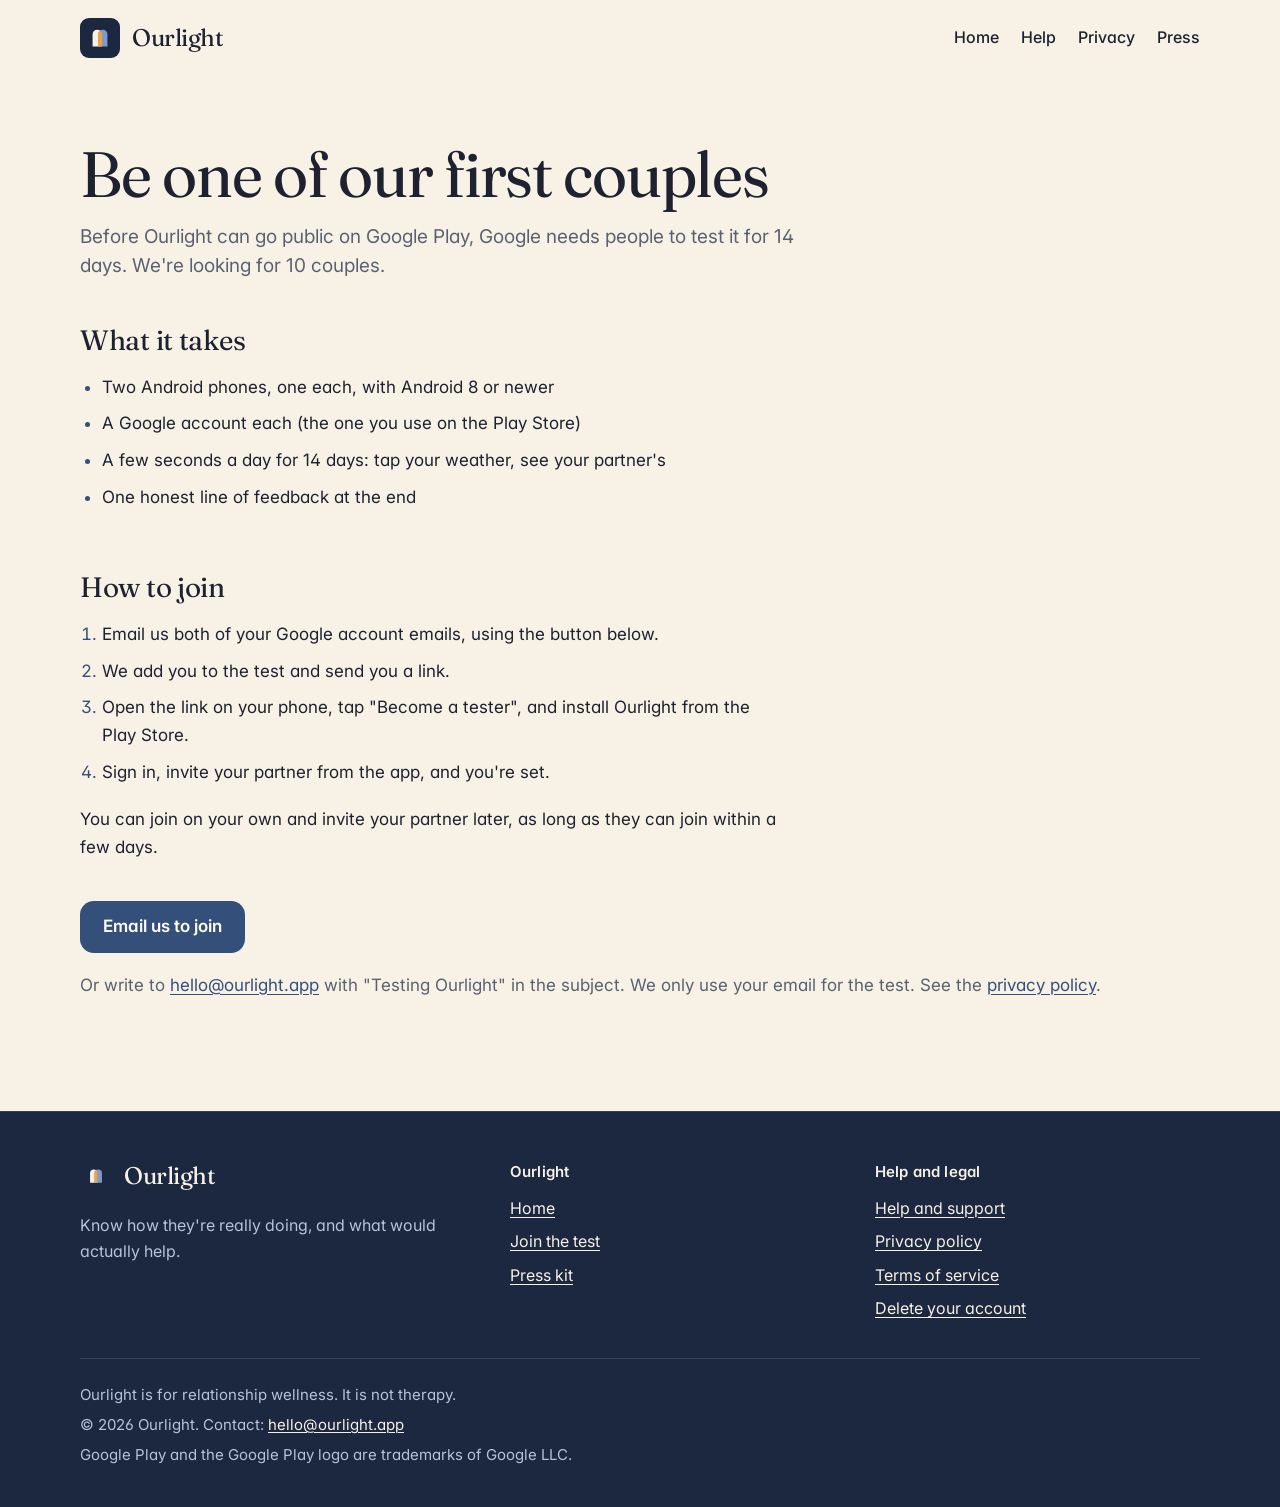
<file: testers.html>
<!doctype html>
<html lang="en">
<head>
<meta charset="utf-8">
<meta name="viewport" content="width=device-width, initial-scale=1">
<title>Be one of our first couples · Ourlight</title>
<meta name="description" content="Help test Ourlight on Android for 14 days before it goes public on Google Play.">
<link rel="canonical" href="https://ourlight.app/testers">
<meta name="theme-color" content="#1C2740">
<meta property="og:type" content="website">
<meta property="og:site_name" content="Ourlight">
<meta property="og:title" content="Be one of our first couples · Ourlight">
<meta property="og:description" content="Help test Ourlight on Android for 14 days before it goes public on Google Play.">
<meta property="og:url" content="https://ourlight.app/testers">
<meta property="og:image" content="https://ourlight.app/assets/og/default.png">
<meta name="twitter:card" content="summary_large_image">
<meta name="p:domain_verify" content="3c52b616b5b9eb70b6d11464ff67fe67"/>
<link rel="icon" href="/favicon.png">
<link rel="apple-touch-icon" href="/apple-touch-icon.png">
<link rel="preconnect" href="https://fonts.googleapis.com">
<link rel="preconnect" href="https://fonts.gstatic.com" crossorigin>
<link rel="stylesheet" href="https://fonts.googleapis.com/css2?family=Fraunces:ital,opsz,wght@0,9..144,400;1,9..144,400&family=Inter:wght@400;500;600&display=swap">
<link rel="stylesheet" href="/assets/site.css">
</head>
<body>
<a class="skip-link" href="#main">Skip to content</a>
<header class="site-header"><div class="wrap">
<a class="brand" href="/" aria-label="Ourlight home"><svg class="mark" viewBox="0 0 1024 1024" aria-hidden="true"><rect width="1024" height="1024" fill="#1C2740"/><defs><clipPath id="m11"><path d="M322 730 V420 A120 120 0 0 1 562 420 V730 Z"/></clipPath></defs><path d="M322 730 V420 A120 120 0 0 1 562 420 V730 Z" fill="#F7F1E6"/><path d="M462 730 V420 A120 120 0 0 1 702 420 V730 Z" fill="#7F9BCB"/><path d="M462 730 V420 A120 120 0 0 1 702 420 V730 Z" fill="#F3A33C" clip-path="url(#m11)"/></svg><span class="word">Ourlight</span></a>
<nav aria-label="Main"><ul class="nav"><li><a href="/">Home</a></li><li><a href="/support">Help</a></li><li><a href="/privacy">Privacy</a></li><li><a href="/press">Press</a></li></ul></nav>
</div></header>
<main id="main" class="doc"><div class="wrap">
<div class="doc-head"><h1>Be one of our first couples</h1><p class="lede" style="margin-top:14px">Before Ourlight can go public on Google Play, Google needs people to test it for 14 days. We're looking for 10 couples.</p></div>
<div class="prose" style="margin-bottom:40px">
<h2 id="what">What it takes</h2>
<ul><li>Two Android phones, one each, with Android 8 or newer</li><li>A Google account each (the one you use on the Play Store)</li><li>A few seconds a day for 14 days: tap your weather, see your partner's</li><li>One honest line of feedback at the end</li></ul>
<h2 id="how">How to join</h2>
<ol><li>Email us both of your Google account emails, using the button below.</li><li>We add you to the test and send you a link.</li><li>Open the link on your phone, tap "Become a tester", and install Ourlight from the Play Store.</li><li>Sign in, invite your partner from the app, and you're set.</li></ol>
<p>You can join on your own and invite your partner later, as long as they can join within a few days.</p>
</div>
<p><a class="btn btn-primary" href="mailto:hello@ourlight.app?subject=Testing%20Ourlight&amp;body=Our names:%0D%0AOur Google account emails (the ones on Play Store):%0D%0AWhere we live:">Email us to join</a></p>
<p class="muted" style="margin-top:14px">Or write to <a href="mailto:hello@ourlight.app?subject=Testing%20Ourlight">hello@ourlight.app</a> with "Testing Ourlight" in the subject. We only use your email for the test. See the <a href="/privacy">privacy policy</a>.</p>
</div></main>
<footer class="site-footer"><div class="wrap">
<div class="cols">
<div><a class="brand" href="/" aria-label="Ourlight home"><svg class="mark sm" viewBox="0 0 1024 1024" aria-hidden="true"><rect width="1024" height="1024" fill="#1C2740"/><defs><clipPath id="m12"><path d="M322 730 V420 A120 120 0 0 1 562 420 V730 Z"/></clipPath></defs><path d="M322 730 V420 A120 120 0 0 1 562 420 V730 Z" fill="#F7F1E6"/><path d="M462 730 V420 A120 120 0 0 1 702 420 V730 Z" fill="#7F9BCB"/><path d="M462 730 V420 A120 120 0 0 1 702 420 V730 Z" fill="#F3A33C" clip-path="url(#m12)"/></svg><span class="word">Ourlight</span></a>
<p style="margin-top:14px">Know how they're really doing, and what would actually help.</p></div>
<div><h4>Ourlight</h4><ul><li><a href="/">Home</a></li><li><a href="/testers">Join the test</a></li><li><a href="/press">Press kit</a></li></ul></div>
<div><h4>Help and legal</h4><ul><li><a href="/support">Help and support</a></li><li><a href="/privacy">Privacy policy</a></li><li><a href="/terms">Terms of service</a></li><li><a href="/delete-account">Delete your account</a></li></ul></div>
</div>
<div class="legal">
<p>Ourlight is for relationship wellness. It is not therapy.</p>
<p>&copy; 2026 Ourlight. Contact: <a data-email="" href="mailto:hello@ourlight.app">hello@ourlight.app</a></p>
<p>Google Play and the Google Play logo are trademarks of Google LLC.</p>
</div>
</div></footer>
<script src="/assets/site.js" defer></script>
</body>
</html>
</file>
<file: assets/site.css>
/* Ourlight website — shared stylesheet.
   Source of truth for words and colors: ops/brand/BRAND.md.
   Logo colors live on navy; the slate accent is the one highlight on paper. */

:root {
  /* Logo colors (BRAND.md) */
  --navy: #1C2740;
  --cream: #F7F1E6;
  --amber: #F3A33C;
  --blue: #7F9BCB;

  /* Page surface tokens (light) */
  --paper: #F7F1E6;
  --paper-2: #FFFFFF;
  --paper-3: #EFE8DA;
  --ink: #1E2230;
  --muted: #5B6170;
  --line: #E2DACB;
  --accent: #34507A;
  --accent-deep: #22385A;
  --accent-soft: #E9EEF5;
  --warm-soft: #FBF1E2;
  --warm-deep: #9A5F1E;
  --danger: #9B3B3B;
  --focus: #34507A;

  /* On navy */
  --on-navy: #F7F1E6;
  --on-navy-muted: #B8C2D8;
  --navy-2: #243150;
  --navy-line: #35425F;

  --serif: "Fraunces", "Iowan Old Style", Georgia, serif;
  --sans: "Inter", system-ui, -apple-system, "Segoe UI", Roboto, sans-serif;

  --gutter: 20px;
  --max: 1120px;
  --measure: 64ch;
  --r-sm: 12px;
  --r-md: 16px;
  --r-lg: 20px;
  --r-xl: 24px;

  color-scheme: light dark;
}

@media (prefers-color-scheme: dark) {
  :root {
    --paper: #111828;
    --paper-2: #1C2740;
    --paper-3: #182238;
    --ink: #F1ECE1;
    --muted: #AEB7CB;
    --line: #2D3A55;
    --accent: #A9BEE3;
    --accent-deep: #CBD7EE;
    --accent-soft: #1F2C47;
    --warm-soft: #2A2416;
    --warm-deep: #E6B06C;
    --danger: #E08A8A;
    --focus: #F3A33C;
    --navy-2: #243150;
  }
}

@media (min-width: 720px) {
  :root { --gutter: 32px; }
}

/* Base */
*, *::before, *::after { box-sizing: border-box; }
html { -webkit-text-size-adjust: 100%; scroll-behavior: smooth; }
@media (prefers-reduced-motion: reduce) {
  html { scroll-behavior: auto; }
  *, *::before, *::after { animation: none !important; transition: none !important; }
}
body {
  margin: 0;
  background: var(--paper);
  color: var(--ink);
  font-family: var(--sans);
  font-size: 1.0625rem;
  line-height: 1.6;
  font-feature-settings: "cv11", "ss01";
  -webkit-font-smoothing: antialiased;
  overflow-x: clip;
}
h1, h2, h3, h4 {
  font-family: var(--serif);
  font-weight: 400;
  font-optical-sizing: auto;
  letter-spacing: -0.01em;
  margin: 0;
  color: var(--ink);
  text-wrap: balance;
}
h1 { font-size: clamp(2.375rem, 1.6rem + 3.6vw, 4rem); line-height: 1.06; letter-spacing: -0.02em; }
h2 { font-size: clamp(1.875rem, 1.4rem + 2vw, 2.75rem); line-height: 1.12; }
h3 { font-size: 1.375rem; line-height: 1.3; }
p, ul, ol, dl { margin: 0 0 1.1em; }
p:last-child, ul:last-child, ol:last-child { margin-bottom: 0; }
a { color: var(--accent); text-decoration: underline; text-decoration-thickness: 1px; text-underline-offset: 0.16em; }
a:hover { text-decoration-thickness: 2px; }
:focus-visible { outline: 3px solid var(--focus); outline-offset: 3px; border-radius: 4px; }
img, svg { display: block; max-width: 100%; }
button, input, textarea { font: inherit; color: inherit; }
strong { font-weight: 600; }
em { font-family: var(--serif); font-style: italic; font-size: 1.04em; }
code { font-family: ui-monospace, SFMono-Regular, Menlo, Consolas, monospace; font-size: 0.92em; background: var(--paper-3); padding: 0.1em 0.35em; border-radius: 6px; }
hr { border: 0; border-top: 1px solid var(--line); margin: 2rem 0; }
.visually-hidden { position: absolute !important; width: 1px; height: 1px; overflow: hidden; clip: rect(0 0 0 0); white-space: nowrap; }
.skip-link { position: absolute; left: var(--gutter); top: -100px; background: var(--amber); color: var(--navy); padding: 10px 14px; border-radius: 10px; z-index: 100; text-decoration: none; font-weight: 500; }
.skip-link:focus { top: 12px; }

.wrap { width: min(var(--max), 100% - 2 * var(--gutter)); margin-inline: auto; }
.measure { max-width: var(--measure); }
.lede { font-size: 1.1875rem; line-height: 1.55; color: var(--muted); max-width: var(--measure); }
.muted { color: var(--muted); }
.small { font-size: 1rem; }

/* Mark (inline SVG symbol lives in each page) */
.mark { width: 40px; height: 40px; border-radius: 22.5%; flex: none; }
.mark.sm { width: 32px; height: 32px; }

/* Header */
.site-header { padding: 18px 0; }
.site-header .wrap { display: flex; align-items: center; justify-content: space-between; gap: 16px; flex-wrap: wrap; }
.brand { display: inline-flex; align-items: center; gap: 12px; text-decoration: none; color: var(--ink); }
.brand .word { font-family: var(--serif); font-size: 1.5rem; letter-spacing: -0.02em; line-height: 1; }
.nav { display: flex; gap: 6px 22px; flex-wrap: wrap; align-items: center; margin: 0; padding: 0; list-style: none; }
.nav a { color: var(--ink); text-decoration: none; font-weight: 500; font-size: 1rem; padding: 6px 0; border-bottom: 2px solid transparent; }
.nav a:hover, .nav a[aria-current="page"] { border-bottom-color: var(--accent); }
.on-navy { color: var(--on-navy); }
.on-navy .brand, .on-navy .nav a { color: var(--on-navy); }
.on-navy .nav a:hover, .on-navy .nav a[aria-current="page"] { border-bottom-color: var(--blue); }
@media (max-width: 560px) {
  .site-header .wrap { flex-direction: column; align-items: flex-start; gap: 10px; }
  .nav { gap: 4px 18px; }
}

/* Buttons */
.btn { display: inline-flex; align-items: center; justify-content: center; gap: 10px; min-height: 52px; padding: 0 22px; border-radius: 14px; border: 1px solid transparent; font-weight: 600; font-size: 1.0625rem; text-decoration: none; cursor: pointer; transition: transform 160ms ease, background-color 160ms ease; }
.btn:active { transform: scale(0.98); }
.btn-primary { background: var(--accent); color: #fff; }
.btn-primary:hover { background: var(--accent-deep); }
@media (prefers-color-scheme: dark) {
  .btn-primary { color: var(--navy); }
  .btn-primary:hover { background: var(--accent-deep); }
}
.btn-amber { background: var(--amber); color: var(--navy); }
.btn-amber:hover { background: #F5B35B; }
.btn-ghost { background: transparent; color: var(--ink); border-color: var(--line); }
.btn-ghost:hover { border-color: var(--ink); }
.on-navy .btn-ghost { color: var(--on-navy); border-color: var(--navy-line); }
.on-navy .btn-ghost:hover { border-color: var(--on-navy); }
.btn[disabled], .btn[aria-disabled="true"] { opacity: 0.55; cursor: default; transform: none; }

/* Google Play button: black, rounded, white text, Play triangle. Plain button, not the badge artwork. */
.btn-play { background: #000; color: #fff; border-color: #A6A6A6; border-radius: 10px; padding: 0 20px 0 16px; min-height: 56px; font-weight: 500; letter-spacing: 0.005em; }
.btn-play:hover { background: #111; }
.btn-play .tri { width: 24px; height: 26px; flex: none; }

/* Hero */
.hero { background: var(--navy); color: var(--on-navy); position: relative; }
.hero .wrap.grid { display: grid; grid-template-columns: minmax(0, 1.1fr) minmax(0, 0.9fr); gap: 32px 56px; align-items: center; padding: 40px 0 0; }
.hero-copy { padding-bottom: 72px; }
.hero h1 { color: var(--on-navy); max-width: 14ch; }
.hero .lede { color: var(--on-navy-muted); margin: 26px 0 32px; font-size: 1.1875rem; }
.hero-actions { display: flex; flex-wrap: wrap; align-items: center; gap: 14px 20px; }
.hero-note { color: var(--on-navy-muted); font-size: 1rem; margin: 0; }
.hero-phone { justify-self: center; align-self: end; margin-bottom: -96px; position: relative; z-index: 2; }
@media (max-width: 860px) {
  .hero .wrap.grid { grid-template-columns: 1fr; gap: 28px; padding-top: 28px; }
  .hero-copy { padding-bottom: 0; }
  .hero h1 { max-width: 16ch; }
  .hero-phone { margin-bottom: -72px; }
}

/* Phone mock: the real home screen, app colors from src/theme.ts */
.phone {
  --p-bg: #F6F5F1; --p-card: #FFFFFF; --p-line: #E6E4DE; --p-hair: #EFEDE8; --p-ink: #1E2230; --p-muted: #5F6472; --p-faint: #8A8E99;
  --p-accent: #34507A; --p-accent-deep: #22385A; --p-accent-soft: #E9EEF5;
  width: 322px; height: 660px; border-radius: 46px; background: #0E1220; padding: 10px; box-shadow: 0 30px 60px -30px rgba(0,0,0,0.55), 0 0 0 1px rgba(255,255,255,0.06) inset;
  color: var(--p-ink); font-family: var(--sans); text-align: left;
}
.phone .screen { position: relative; width: 100%; height: 100%; border-radius: 38px; background: var(--p-bg); overflow: hidden; }
.phone .status { height: 40px; display: flex; align-items: center; justify-content: space-between; padding: 0 22px; font-size: 12px; font-weight: 500; color: var(--p-ink); }
.phone .status .cam { position: absolute; top: 12px; left: 50%; width: 12px; height: 12px; margin-left: -6px; border-radius: 50%; background: #0E1220; }
.phone .status .sig { display: flex; gap: 5px; align-items: center; }
.phone .status .sig i { display: block; width: 14px; height: 7px; border: 1.5px solid var(--p-ink); border-radius: 2px; position: relative; }
.phone .status .sig i::after { content: ""; position: absolute; inset: 1px; right: 4px; background: var(--p-ink); border-radius: 1px; }
.phone .content { padding: 6px 20px 24px; display: grid; gap: 18px; }
.phone .date { font-size: 11px; color: var(--p-muted); margin: 0; }
.phone .greet { font-family: var(--serif); font-size: 23px; letter-spacing: -0.01em; margin: 2px 0 0; color: var(--p-ink); line-height: 1.15; }
.phone .top { display: flex; align-items: center; justify-content: space-between; gap: 8px; }
.phone .top .icons { display: flex; gap: 14px; color: var(--p-ink); }
.phone .top .icons svg { width: 20px; height: 20px; }
.phone .delivered { font-size: 12px; margin: 0; color: var(--p-muted); }
.phone .delivered b { font-weight: 500; color: var(--p-accent); }
.phone .wcard { background: var(--p-accent-soft); border-radius: 22px; padding: 18px 18px 16px; display: grid; gap: 10px; color: var(--p-accent-deep); }
.phone .wcard .row { display: flex; justify-content: space-between; align-items: flex-start; }
.phone .wcard .row .who { font-size: 12px; }
.phone .wcard .big { width: 48px; height: 48px; color: var(--p-accent); }
.phone .wcard .label { font-family: var(--serif); font-size: 31px; line-height: 1.05; letter-spacing: -0.01em; }
.phone .wcard .meaning { font-size: 13px; margin-top: 4px; }
.phone .wcard .note { font-family: var(--serif); font-style: italic; font-size: 15px; line-height: 1.45; color: var(--p-ink); }
.phone .wcard .foot { display: flex; justify-content: space-between; align-items: center; margin-top: 2px; }
.phone .pill { background: #fff; border-radius: 999px; padding: 5px 10px; font-size: 11px; }
.phone .ways { display: inline-flex; align-items: center; gap: 4px; font-size: 12px; font-weight: 500; }
.phone .ways svg { width: 14px; height: 14px; }
.phone h4 { font-family: var(--serif); font-size: 20px; font-weight: 400; margin: 2px 0 0; color: var(--p-ink); letter-spacing: 0; }
.phone .list { background: var(--p-card); border: 1px solid var(--p-line); border-radius: 18px; overflow: hidden; margin-top: -8px; }
.phone .idea { display: flex; align-items: center; gap: 12px; padding: 12px 14px; min-height: 60px; }
.phone .idea + .idea { border-top: 1px solid var(--p-hair); }
.phone .idea .tile { width: 34px; height: 34px; border-radius: 10px; background: var(--p-bg); display: grid; place-items: center; color: var(--p-accent); flex: none; }
.phone .idea .tile svg { width: 18px; height: 18px; }
.phone .idea .t { font-size: 13px; font-weight: 500; line-height: 1.25; color: var(--p-ink); }
.phone .idea .d { font-size: 11.5px; line-height: 1.35; color: var(--p-muted); margin-top: 2px; }
.phone .idea .chev { width: 14px; height: 14px; color: var(--p-faint); margin-left: auto; flex: none; }
.phone .fine { font-size: 11px; line-height: 1.45; text-align: center; color: var(--p-muted); margin: 0; }
@media (max-width: 380px) {
  .phone { width: 300px; height: 630px; }
}

/* Sections */
.section { padding: clamp(64px, 9vw, 120px) 0; }
.section.tight { padding-top: clamp(40px, 6vw, 72px); }
.section-head { max-width: 40rem; margin-bottom: clamp(32px, 5vw, 56px); }
.section-head .lede { margin-top: 14px; }
.band { background: var(--paper-2); }
.band-navy { background: var(--navy); color: var(--on-navy); }
.band-navy h2, .band-navy h3 { color: var(--on-navy); }
.band-navy .lede, .band-navy .muted { color: var(--on-navy-muted); }
.band-navy a { color: var(--on-navy); }
.index-first { padding-top: clamp(136px, 16vw, 180px); }

/* How it works: a real sequence, so the numerals are earned */
.steps { display: grid; grid-template-columns: repeat(3, minmax(0, 1fr)); gap: 28px 40px; counter-reset: step; }
.step { position: relative; padding-top: 18px; border-top: 1px solid var(--line); }
.step::before { counter-increment: step; content: counter(step); font-family: var(--serif); font-size: 2.25rem; line-height: 1; color: var(--accent); display: block; margin-bottom: 14px; }
.step h3 { margin-bottom: 10px; }
.step p { color: var(--muted); }
@media (max-width: 760px) { .steps { grid-template-columns: 1fr; gap: 24px; } }

/* The eight states */
.states { display: grid; grid-template-columns: repeat(4, minmax(0, 1fr)); gap: 14px; list-style: none; padding: 0; margin: 0; }
.state { --tint: #E9EEF5; --sink: #22385A; --sicon: #34507A; background: var(--tint); color: var(--sink); border-radius: var(--r-lg); padding: 20px 18px 18px; min-height: 164px; display: flex; flex-direction: column; gap: 12px; }
.state .wi { width: 34px; height: 34px; color: var(--sicon); }
.state .label { font-family: var(--serif); font-size: 1.375rem; line-height: 1.15; margin-top: auto; }
.state .meaning { font-size: 0.9375rem; line-height: 1.4; margin: 0; }
.state.sunny, .state.closeness { --tint: #FBF1E2; --sink: #9A5F1E; --sicon: #B9772A; }
.state.partly, .state.rain, .state.vent { --tint: #E9EEF5; --sink: #22385A; --sicon: #34507A; }
.state.storm { --tint: #E4E7EE; --sink: #1F2A3D; --sicon: #2B3A55; }
.state.battery, .state.space { --tint: #EEEDE8; --sink: #3A3E49; --sicon: #5F6472; }
@media (max-width: 900px) { .states { grid-template-columns: repeat(2, minmax(0, 1fr)); } }
@media (max-width: 380px) { .state { min-height: 150px; padding: 16px 14px 14px; } .state .label { font-size: 1.25rem; } }
.states-note { margin-top: 22px; color: var(--muted); max-width: var(--measure); }

/* Two-column feature */
.split { display: grid; grid-template-columns: minmax(0, 1fr) minmax(0, 1fr); gap: 40px 64px; align-items: center; }
.split > .text p { color: var(--muted); }
.split > .text p.strong { color: var(--ink); }
@media (max-width: 820px) { .split { grid-template-columns: 1fr; gap: 32px; } }

/* Care profile card (a faithful mock of "What Sam asked for") */
.profile-card { background: #FFFFFF; color: #1E2230; border: 1px solid #E6E4DE; border-radius: var(--r-lg); padding: 24px; max-width: 420px; justify-self: center; width: 100%; }
.profile-card .eyebrow { font-size: 12px; letter-spacing: 0.06em; text-transform: uppercase; color: #5F6472; font-weight: 600; margin-bottom: 14px; }
.profile-card dl { margin: 0; display: grid; gap: 12px; }
.profile-card .r { display: flex; justify-content: space-between; gap: 16px; font-size: 15px; line-height: 1.35; }
.profile-card dt { color: #5F6472; flex: none; margin: 0; }
.profile-card dd { margin: 0; text-align: right; }
.profile-card .lift { border-top: 1px solid #EFEDE8; margin-top: 16px; padding-top: 14px; font-size: 15px; color: #5F6472; }
.profile-card .lift q { font-family: var(--serif); font-style: italic; color: #1E2230; font-size: 17px; quotes: "\201C" "\201D"; }

/* Plain lists */
.plain { list-style: none; padding: 0; margin: 0; display: grid; gap: 14px; max-width: 40rem; }
.plain li { padding-left: 28px; position: relative; font-size: 1.125rem; line-height: 1.5; }
.plain li::before { content: ""; position: absolute; left: 0; top: 0.72em; width: 14px; height: 2px; background: var(--amber); }
.plain li b { font-weight: 500; }

/* Private by design */
.tiles { display: grid; grid-template-columns: repeat(2, minmax(0, 1fr)); gap: 18px; }
.tile-card { background: var(--paper-2); border: 1px solid var(--line); border-radius: var(--r-lg); padding: 24px; }
.band .tile-card { background: var(--paper); }
.tile-card h3 { font-size: 1.25rem; margin-bottom: 8px; }
.tile-card p { color: var(--muted); margin: 0; }
@media (max-width: 680px) { .tiles { grid-template-columns: 1fr; } }

/* Research */
.cites { list-style: none; margin: 0; padding: 0; display: grid; grid-template-columns: repeat(2, minmax(0, 1fr)); gap: 22px 40px; }
.cites li { border-top: 1px solid var(--line); padding-top: 16px; }
.cites .who { font-family: var(--serif); font-size: 1.25rem; display: block; margin-bottom: 6px; }
.cites p { color: var(--muted); margin: 0; font-size: 1rem; }
@media (max-width: 680px) { .cites { grid-template-columns: 1fr; } }

/* FAQ */
.faq { max-width: 44rem; border-top: 1px solid var(--line); }
.faq details { border-bottom: 1px solid var(--line); }
.faq summary { list-style: none; cursor: pointer; padding: 18px 40px 18px 0; font-family: var(--serif); font-size: 1.25rem; line-height: 1.3; position: relative; }
.faq summary::-webkit-details-marker { display: none; }
.faq summary::after { content: ""; position: absolute; right: 6px; top: 50%; width: 10px; height: 10px; border-right: 1.5px solid var(--ink); border-bottom: 1.5px solid var(--ink); transform: translateY(-70%) rotate(45deg); transition: transform 200ms ease; }
.faq details[open] summary::after { transform: translateY(-30%) rotate(225deg); }
.faq .a { padding: 0 0 20px; color: var(--muted); max-width: 60ch; }
.faq .a p + p { margin-top: 0.6em; }

/* Forms */
.form { display: grid; gap: 12px; max-width: 520px; }
.form label { font-weight: 500; font-size: 1rem; }
.form .field { display: grid; gap: 6px; }
.form input[type="email"], .form input[type="text"], .form textarea { width: 100%; min-height: 52px; border-radius: 14px; border: 1px solid var(--line); background: var(--paper-2); color: var(--ink); padding: 12px 16px; }
.form textarea { min-height: 120px; resize: vertical; }
.form input:focus, .form textarea:focus { outline: 3px solid var(--focus); outline-offset: 2px; }
.band-navy .form input, .band-navy .form textarea { background: var(--navy-2); color: var(--on-navy); border-color: var(--navy-line); }
.band-navy .form input::placeholder { color: var(--on-navy-muted); }
.form .row { display: flex; gap: 10px; flex-wrap: wrap; align-items: stretch; }
.form .row input { flex: 1 1 240px; }
.form .hint { font-size: 1rem; color: var(--muted); margin: 0; }
.band-navy .form .hint { color: var(--on-navy-muted); }
.form .status { margin: 0; font-size: 1rem; min-height: 1.5em; }
.form .status[data-state="error"] { color: var(--danger); }
.band-navy .form .status[data-state="error"] { color: #F3B2A5; }
.form .status[data-state="ok"] { color: var(--ink); }
.band-navy .form .status[data-state="ok"] { color: var(--on-navy); }
.hp { position: absolute; left: -10000px; top: auto; width: 1px; height: 1px; overflow: hidden; }
[hidden] { display: none !important; }
.panel { background: var(--paper-2); border: 1px solid var(--line); border-radius: var(--r-lg); padding: 24px; max-width: 520px; }
.band-navy .panel { background: var(--navy-2); border-color: var(--navy-line); }
.panel p { margin: 0 0 0.6em; }
.panel p:last-child { margin-bottom: 0; }

/* Waitlist band */
.waitlist .wrap { display: grid; grid-template-columns: minmax(0, 1fr) minmax(0, 1fr); gap: 32px 64px; align-items: start; }
@media (max-width: 820px) { .waitlist .wrap { grid-template-columns: 1fr; } }

/* Footer */
.site-footer { background: var(--navy); color: var(--on-navy-muted); padding: 48px 0 40px; font-size: 1rem; border-top: 1px solid var(--navy-line); }
.site-footer a { color: var(--on-navy); }
.site-footer .cols { display: grid; grid-template-columns: 1.2fr 1fr 1fr; gap: 28px 40px; margin-bottom: 36px; }
.site-footer .brand .word { color: var(--on-navy); }
.site-footer ul { list-style: none; padding: 0; margin: 0; display: grid; gap: 8px; }
.site-footer h4 { font-family: var(--sans); font-weight: 600; font-size: 0.9375rem; color: var(--on-navy); margin-bottom: 12px; letter-spacing: 0.01em; }
.site-footer .legal { border-top: 1px solid var(--navy-line); padding-top: 24px; display: grid; gap: 6px; font-size: 0.9375rem; }
.site-footer .legal p { margin: 0; }
.site-footer address { font-style: normal; margin-top: 12px; line-height: 1.5; }
@media (max-width: 720px) { .site-footer .cols { grid-template-columns: 1fr; } }

/* Document pages (privacy, terms, support, press, delete) */
.doc { padding: clamp(32px, 5vw, 64px) 0 clamp(64px, 9vw, 112px); }
.doc-head { max-width: 46rem; margin-bottom: clamp(28px, 4vw, 44px); }
.doc-head .meta { color: var(--muted); margin-top: 12px; }
.doc-grid { display: grid; grid-template-columns: 240px minmax(0, 1fr); gap: 40px 64px; align-items: start; }
.toc { position: sticky; top: 24px; font-size: 0.9375rem; }
.toc h2 { font-family: var(--sans); font-size: 0.875rem; font-weight: 600; color: var(--muted); margin-bottom: 10px; letter-spacing: 0.02em; }
.toc ol { list-style: none; padding: 0; margin: 0; display: grid; gap: 6px; border-left: 1px solid var(--line); }
.toc a { display: block; padding: 3px 0 3px 14px; margin-left: -1px; border-left: 2px solid transparent; color: var(--ink); text-decoration: none; }
.toc a:hover { border-left-color: var(--accent); }
.prose { max-width: var(--measure); font-size: 1.0625rem; }
.prose h2 { font-size: 1.75rem; margin: 2.2em 0 0.6em; scroll-margin-top: 24px; }
.prose h2:first-child { margin-top: 0; }
.prose h3 { font-size: 1.25rem; margin: 1.6em 0 0.5em; scroll-margin-top: 24px; }
.prose p, .prose li { line-height: 1.65; }
.prose ul, .prose ol { padding-left: 1.3em; }
.prose li { margin-bottom: 0.5em; }
.prose li::marker { color: var(--accent); }
.prose .note { background: var(--accent-soft); border-radius: var(--r-md); padding: 16px 20px; color: var(--ink); }
.prose .note p { margin: 0; }
.prose dl.kv { display: grid; grid-template-columns: max-content minmax(0, 1fr); gap: 10px 24px; margin: 0 0 1.2em; }
.prose dl.kv dt { color: var(--muted); }
.prose dl.kv dd { margin: 0; }
.prose table { width: 100%; border-collapse: collapse; margin: 0 0 1.4em; font-size: 1rem; }
.prose th, .prose td { text-align: left; vertical-align: top; padding: 10px 12px 10px 0; border-bottom: 1px solid var(--line); }
.prose th { font-weight: 500; color: var(--muted); width: 32%; }
.prose .steps-inline { counter-reset: s; list-style: none; padding: 0; }
.prose .steps-inline li { position: relative; padding-left: 40px; margin-bottom: 0.8em; }
.prose .steps-inline li::before { counter-increment: s; content: counter(s); position: absolute; left: 0; top: 0.05em; width: 28px; height: 28px; border-radius: 50%; background: var(--accent-soft); color: var(--accent-deep); font-family: var(--serif); display: grid; place-items: center; font-size: 1rem; }
.help-lines { list-style: none; padding: 0; margin: 0; display: grid; gap: 8px; }
.help-lines li { display: flex; gap: 12px; flex-wrap: wrap; justify-content: space-between; border-bottom: 1px solid var(--line); padding-bottom: 8px; }
.help-lines b { font-weight: 500; }
@media (max-width: 860px) {
  .doc-grid { grid-template-columns: 1fr; }
  .toc { position: static; }
  .toc ol { grid-template-columns: 1fr; }
}
@media (max-width: 520px) {
  .prose dl.kv { grid-template-columns: 1fr; gap: 2px 0; }
  .prose dl.kv dd { margin-bottom: 10px; }
  .prose th { width: 38%; }
}

/* Press assets */
.assets { list-style: none; padding: 0; margin: 0 0 1.4em; display: grid; grid-template-columns: repeat(2, minmax(0, 1fr)); gap: 16px; }
.assets li { background: var(--paper-2); border: 1px solid var(--line); border-radius: var(--r-md); padding: 14px; }
.assets .thumb { height: 140px; border-radius: 10px; display: grid; place-items: center; margin-bottom: 12px; background: var(--paper-3); overflow: hidden; }
.assets .thumb.navy { background: var(--navy); }
.assets .thumb.cream { background: #F7F1E6; }
.assets .thumb img { max-height: 112px; width: auto; }
.assets .thumb img.wide { max-height: 64px; }
.assets a { font-weight: 500; }
.assets .spec { color: var(--muted); font-size: 0.9375rem; margin: 2px 0 0; }
@media (max-width: 520px) { .assets { grid-template-columns: 1fr; } }
.swatches { display: flex; gap: 10px; flex-wrap: wrap; list-style: none; padding: 0; margin: 0 0 1.4em; }
.swatches li { display: flex; align-items: center; gap: 10px; font-size: 0.9375rem; }
.swatches i { width: 28px; height: 28px; border-radius: 8px; border: 1px solid rgba(0,0,0,0.12); display: block; }

/* Inline weather icon */
.wi { width: 28px; height: 28px; }

/* Generic page CTA strip */
.cta-strip { display: flex; flex-wrap: wrap; gap: 14px 20px; align-items: center; }

/* 404 */
.center { text-align: center; }
</file>
